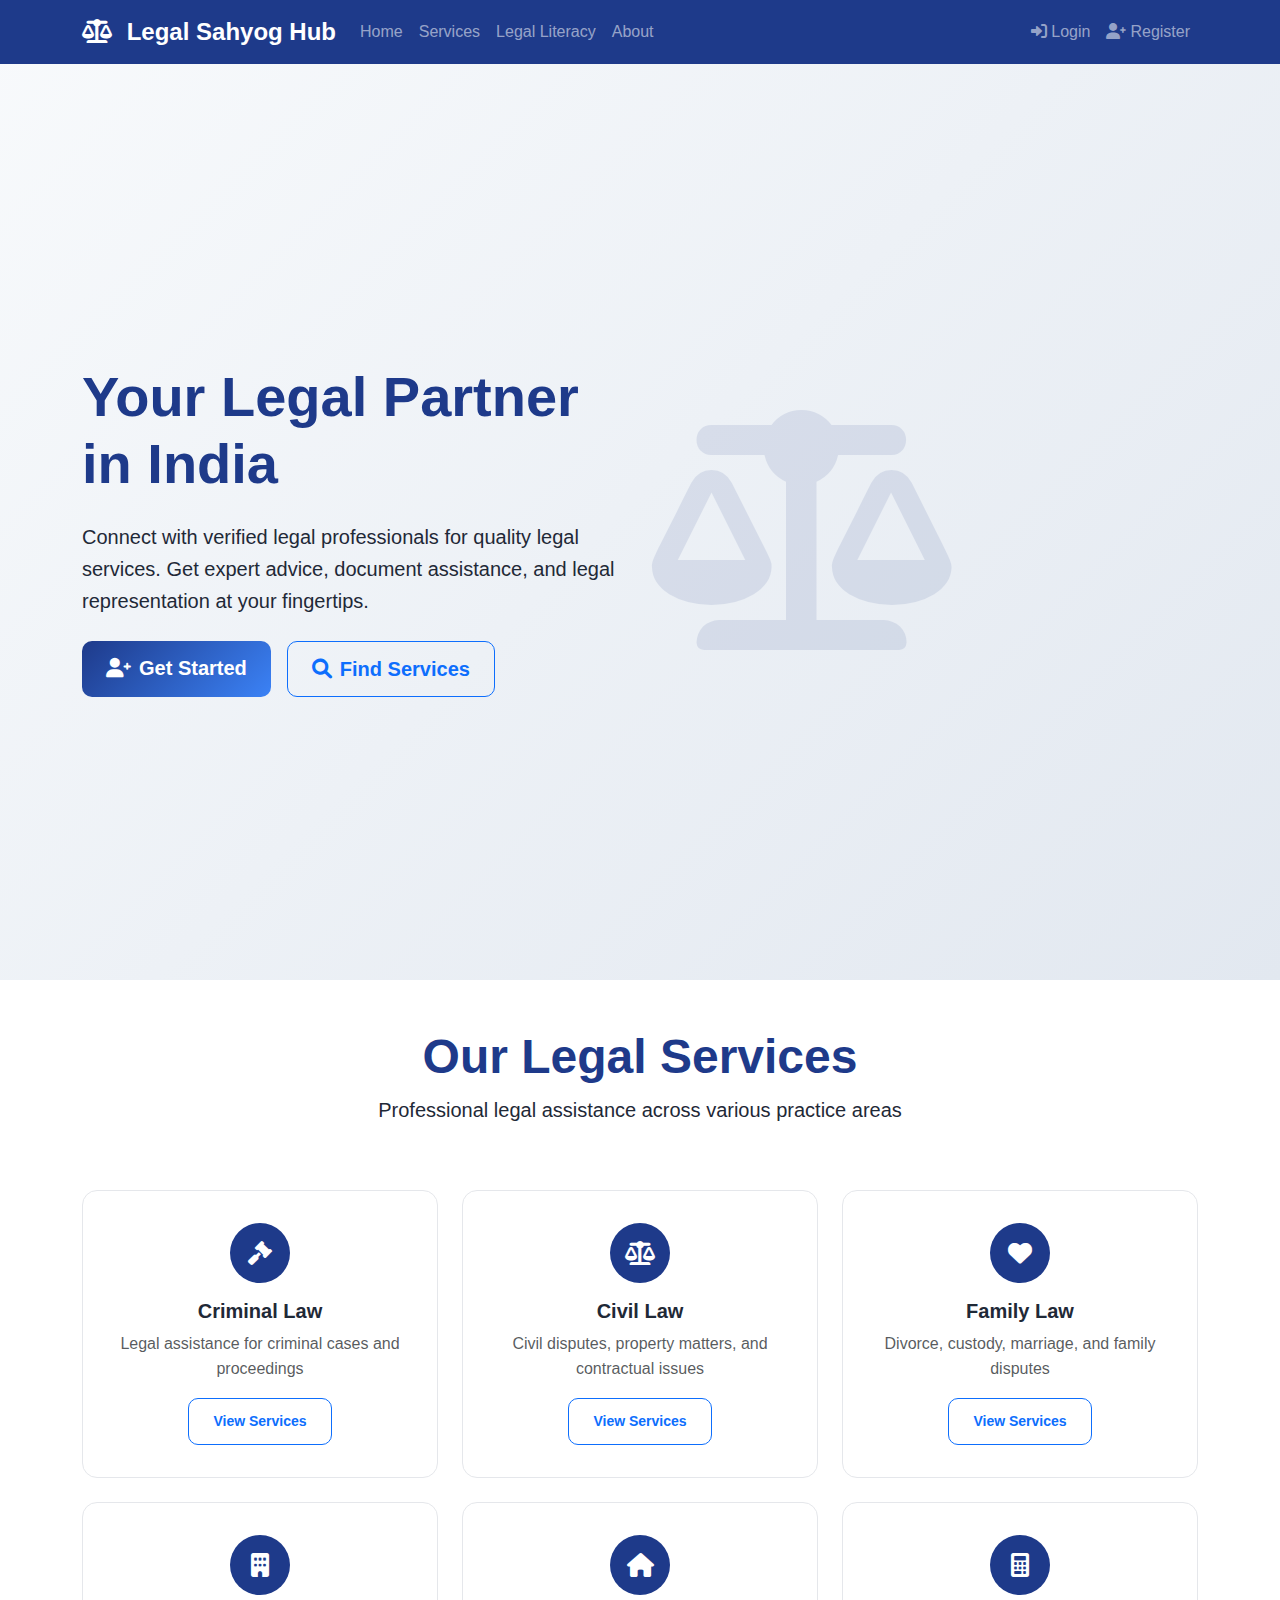
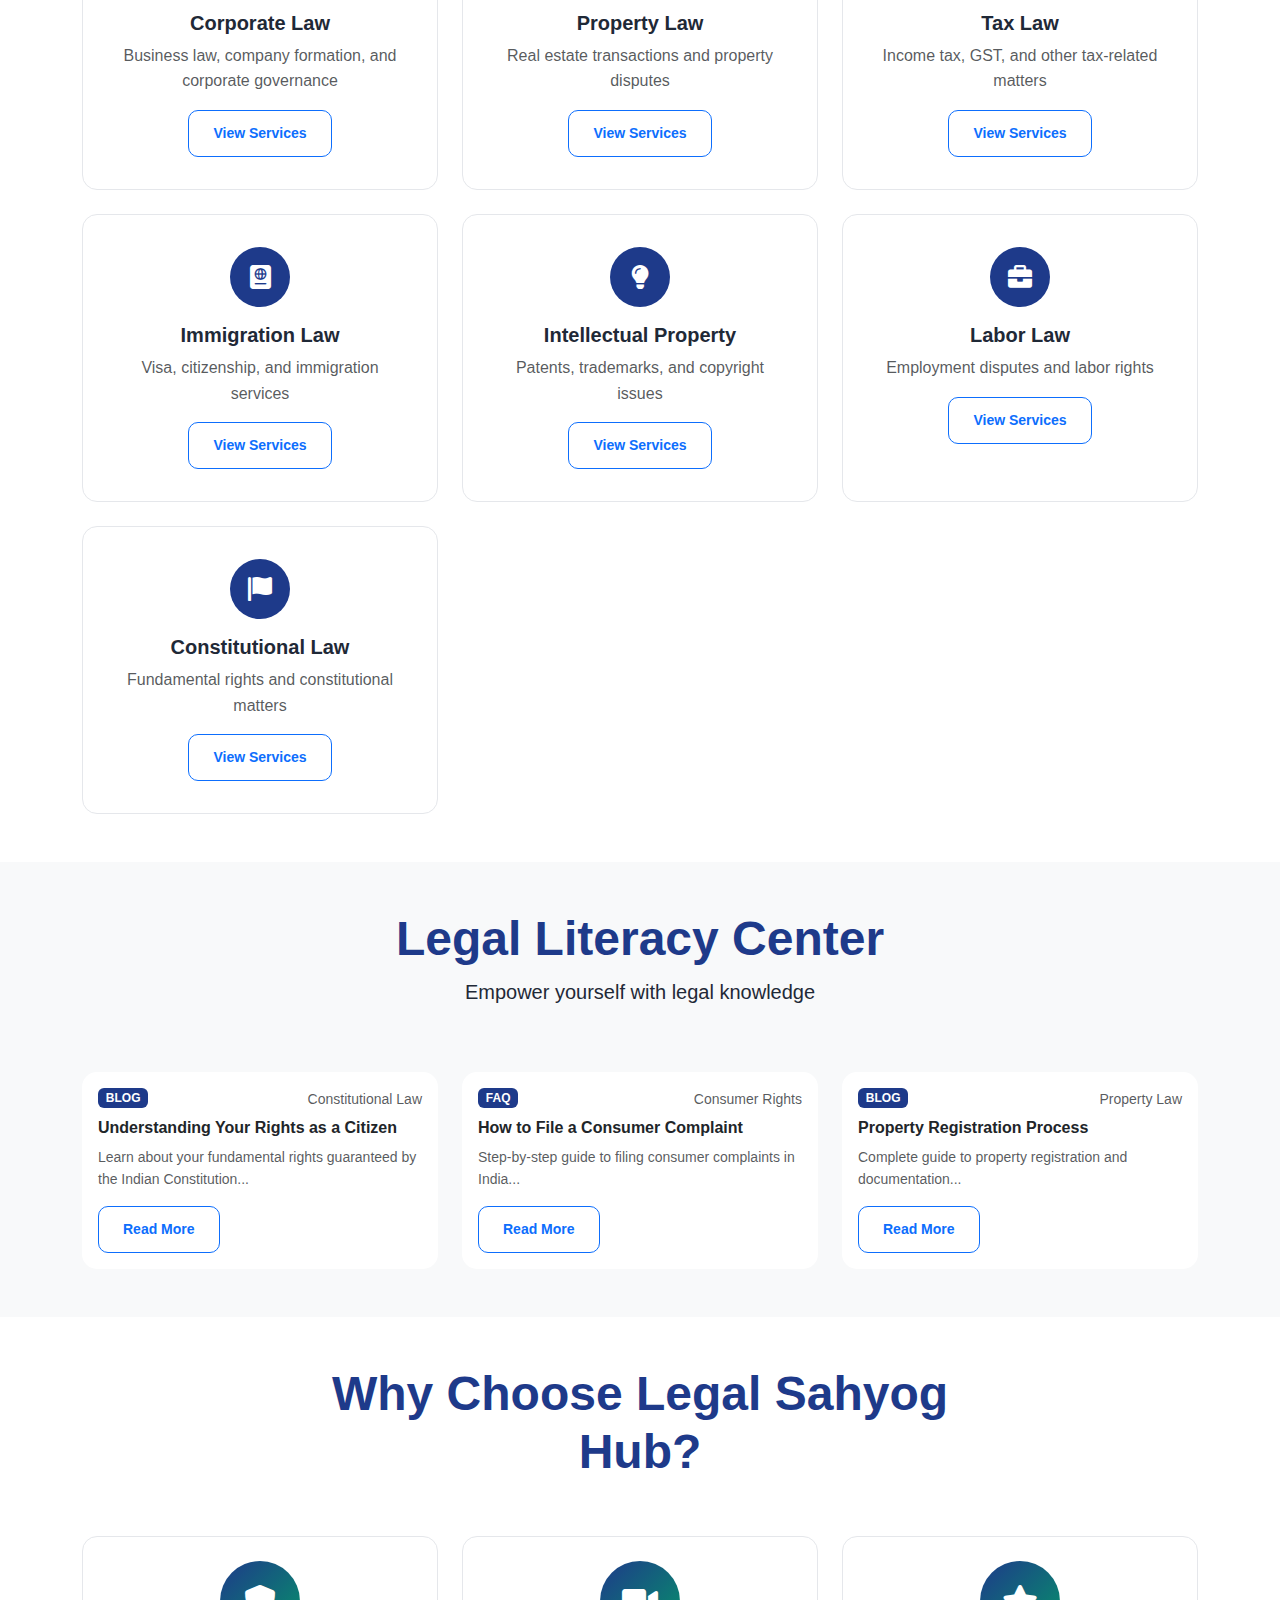
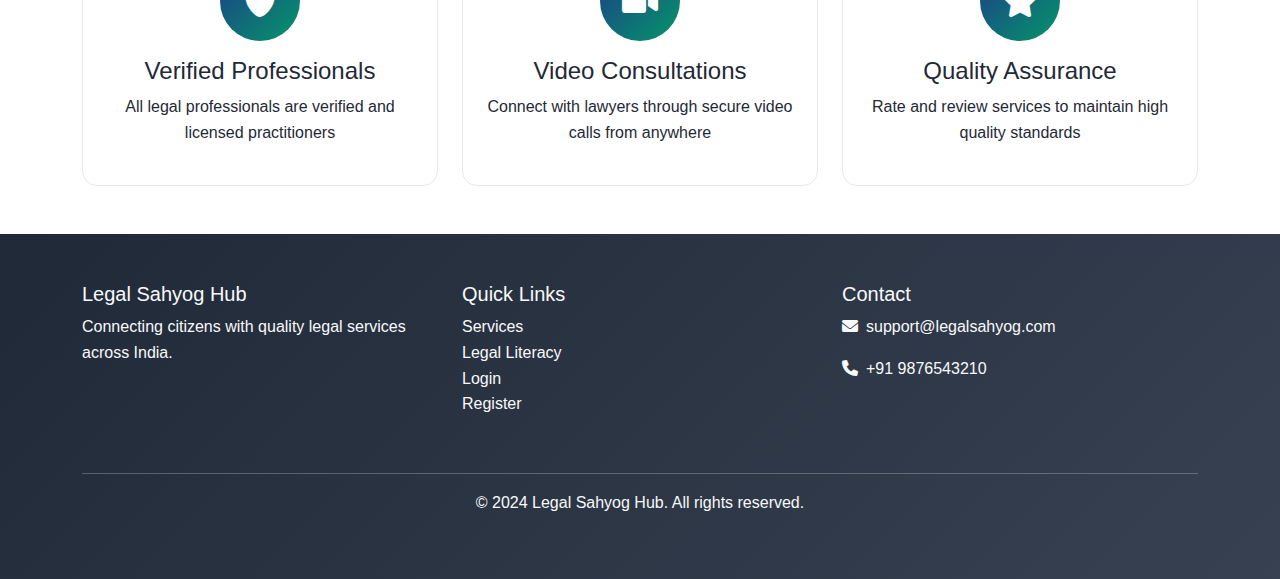
<file: src/main/resources/static/index.html>
<!DOCTYPE html>
<html lang="en">
<head>
    <meta charset="UTF-8">
    <meta name="viewport" content="width=device-width, initial-scale=1.0">
    <title>Legal Sahyog Hub - Your Legal Partner</title>
    <link href="https://cdn.jsdelivr.net/npm/bootstrap@5.3.0/dist/css/bootstrap.min.css" rel="stylesheet">
    <link href="https://cdnjs.cloudflare.com/ajax/libs/font-awesome/6.0.0/css/all.min.css" rel="stylesheet">
    <link href="css/style.css" rel="stylesheet">
</head>
<body>
    <!-- Navigation -->
    <nav class="navbar navbar-expand-lg navbar-dark bg-primary fixed-top">
        <div class="container">
            <a class="navbar-brand" href="#">
                <i class="fas fa-balance-scale me-2"></i>
                Legal Sahyog Hub
            </a>
            <button class="navbar-toggler" type="button" data-bs-toggle="collapse" data-bs-target="#navbarNav">
                <span class="navbar-toggler-icon"></span>
            </button>
            <div class="collapse navbar-collapse" id="navbarNav">
                <ul class="navbar-nav me-auto">
                    <li class="nav-item">
                        <a class="nav-link" href="#home">Home</a>
                    </li>
                    <li class="nav-item">
                        <a class="nav-link" href="#services">Services</a>
                    </li>
                    <li class="nav-item">
                        <a class="nav-link" href="#legal-literacy">Legal Literacy</a>
                    </li>
                    <li class="nav-item">
                        <a class="nav-link" href="#about">About</a>
                    </li>
                </ul>
                <ul class="navbar-nav">
                    <li class="nav-item">
                        <a class="nav-link" href="login.html">
                            <i class="fas fa-sign-in-alt me-1"></i>Login
                        </a>
                    </li>
                    <li class="nav-item">
                        <a class="nav-link" href="register.html">
                            <i class="fas fa-user-plus me-1"></i>Register
                        </a>
                    </li>
                </ul>
            </div>
        </div>
    </nav>

    <!-- Hero Section -->
    <section id="home" class="hero-section">
        <div class="container">
            <div class="row align-items-center min-vh-100">
                <div class="col-lg-6">
                    <h1 class="display-4 fw-bold text-primary mb-4">
                        Your Legal Partner in India
                    </h1>
                    <p class="lead mb-4">
                        Connect with verified legal professionals for quality legal services. 
                        Get expert advice, document assistance, and legal representation at your fingertips.
                    </p>
                    <div class="d-flex gap-3">
                        <a href="register.html" class="btn btn-primary btn-lg">
                            <i class="fas fa-user-plus me-2"></i>Get Started
                        </a>
                        <a href="#services" class="btn btn-outline-primary btn-lg">
                            <i class="fas fa-search me-2"></i>Find Services
                        </a>
                    </div>
                </div>
                <div class="col-lg-6">
                    <div class="hero-image">
                        <i class="fas fa-balance-scale hero-icon"></i>
                    </div>
                </div>
            </div>
        </div>
    </section>

    <!-- Services Section -->
    <section id="services" class="py-5">
        <div class="container">
            <div class="row">
                <div class="col-lg-8 mx-auto text-center mb-5">
                    <h2 class="display-5 fw-bold text-primary">Our Legal Services</h2>
                    <p class="lead">Professional legal assistance across various practice areas</p>
                </div>
            </div>
            <div class="row g-4" id="services-grid">
                <!-- Services will be loaded dynamically -->
            </div>
        </div>
    </section>

    <!-- Legal Literacy Section -->
    <section id="legal-literacy" class="py-5 bg-light">
        <div class="container">
            <div class="row">
                <div class="col-lg-8 mx-auto text-center mb-5">
                    <h2 class="display-5 fw-bold text-primary">Legal Literacy Center</h2>
                    <p class="lead">Empower yourself with legal knowledge</p>
                </div>
            </div>
            <div class="row g-4" id="legal-content-grid">
                <!-- Legal content will be loaded dynamically -->
            </div>
        </div>
    </section>

    <!-- Features Section -->
    <section id="features" class="py-5">
        <div class="container">
            <div class="row">
                <div class="col-lg-8 mx-auto text-center mb-5">
                    <h2 class="display-5 fw-bold text-primary">Why Choose Legal Sahyog Hub?</h2>
                </div>
            </div>
            <div class="row g-4">
                <div class="col-md-4">
                    <div class="feature-card text-center p-4">
                        <div class="feature-icon mb-3">
                            <i class="fas fa-shield-alt"></i>
                        </div>
                        <h4>Verified Professionals</h4>
                        <p>All legal professionals are verified and licensed practitioners</p>
                    </div>
                </div>
                <div class="col-md-4">
                    <div class="feature-card text-center p-4">
                        <div class="feature-icon mb-3">
                            <i class="fas fa-video"></i>
                        </div>
                        <h4>Video Consultations</h4>
                        <p>Connect with lawyers through secure video calls from anywhere</p>
                    </div>
                </div>
                <div class="col-md-4">
                    <div class="feature-card text-center p-4">
                        <div class="feature-icon mb-3">
                            <i class="fas fa-star"></i>
                        </div>
                        <h4>Quality Assurance</h4>
                        <p>Rate and review services to maintain high quality standards</p>
                    </div>
                </div>
            </div>
        </div>
    </section>

    <!-- Footer -->
    <footer class="bg-dark text-light py-5">
        <div class="container">
            <div class="row">
                <div class="col-lg-4 mb-4">
                    <h5>Legal Sahyog Hub</h5>
                    <p>Connecting citizens with quality legal services across India.</p>
                </div>
                <div class="col-lg-4 mb-4">
                    <h5>Quick Links</h5>
                    <ul class="list-unstyled">
                        <li><a href="#services" class="text-light">Services</a></li>
                        <li><a href="#legal-literacy" class="text-light">Legal Literacy</a></li>
                        <li><a href="login.html" class="text-light">Login</a></li>
                        <li><a href="register.html" class="text-light">Register</a></li>
                    </ul>
                </div>
                <div class="col-lg-4 mb-4">
                    <h5>Contact</h5>
                    <p><i class="fas fa-envelope me-2"></i>support@legalsahyog.com</p>
                    <p><i class="fas fa-phone me-2"></i>+91 9876543210</p>
                </div>
            </div>
            <hr>
            <div class="row">
                <div class="col-12 text-center">
                    <p>&copy; 2024 Legal Sahyog Hub. All rights reserved.</p>
                </div>
            </div>
        </div>
    </footer>

    <script src="https://cdn.jsdelivr.net/npm/bootstrap@5.3.0/dist/js/bootstrap.bundle.min.js"></script>
    <script src="js/app.js"></script>
</body>
</html>
</file>
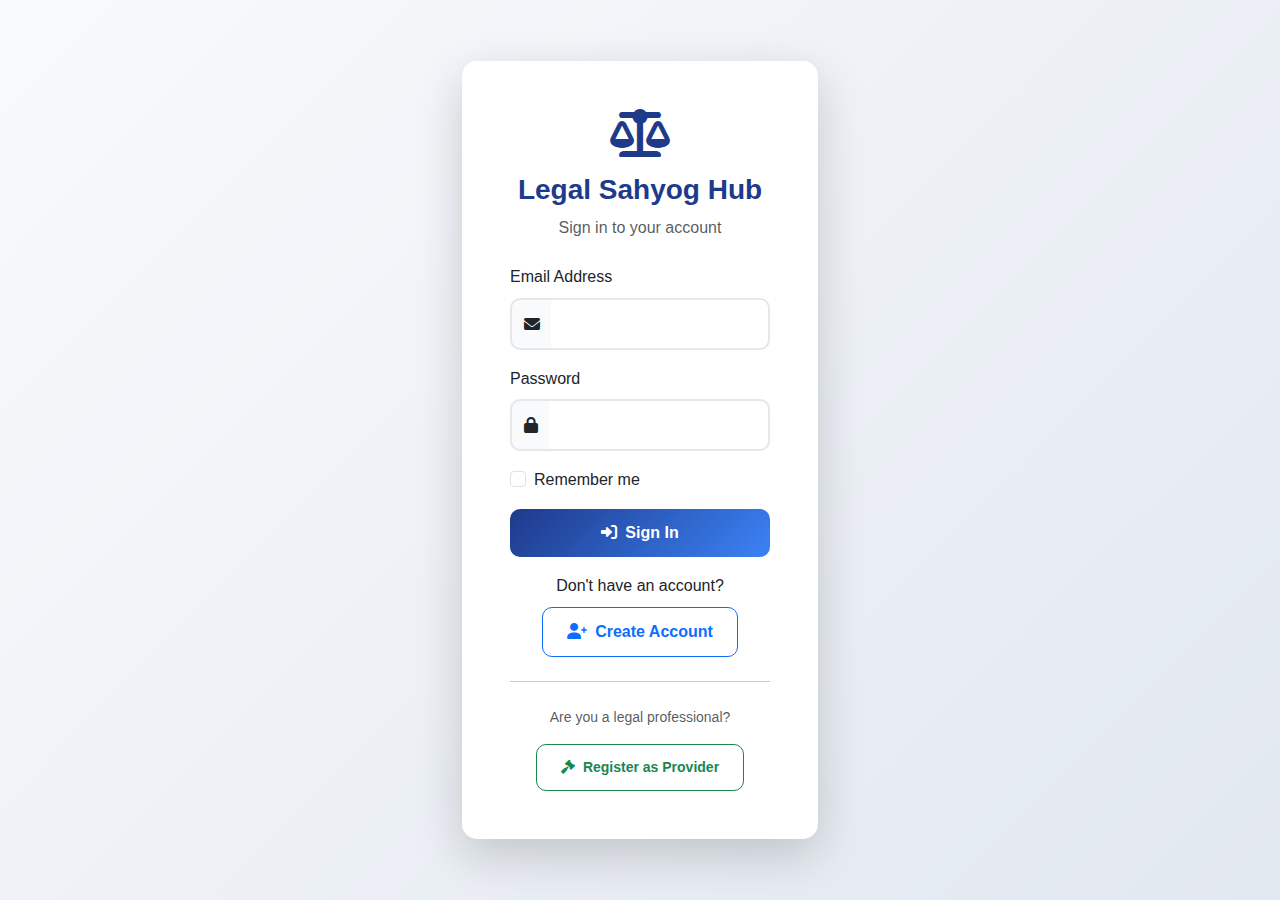
<file: src/main/resources/static/admin-dashboard.html>
<!DOCTYPE html>
<html lang="en">
<head>
    <meta charset="UTF-8">
    <meta name="viewport" content="width=device-width, initial-scale=1.0">
    <title>Admin Dashboard - Legal Sahyog Hub</title>
    <link href="https://cdn.jsdelivr.net/npm/bootstrap@5.3.0/dist/css/bootstrap.min.css" rel="stylesheet">
    <link href="https://cdnjs.cloudflare.com/ajax/libs/font-awesome/6.0.0/css/all.min.css" rel="stylesheet">
    <link href="css/style.css" rel="stylesheet">
    <style>
        .admin-sidebar {
            background: linear-gradient(135deg, #667eea 0%, #764ba2 100%);
            min-height: 100vh;
            color: white;
        }
        
        .admin-sidebar .nav-link {
            color: rgba(255, 255, 255, 0.8);
            border-radius: 10px;
            margin: 5px 0;
            transition: all 0.3s ease;
        }
        
        .admin-sidebar .nav-link:hover,
        .admin-sidebar .nav-link.active {
            color: white;
            background-color: rgba(255, 255, 255, 0.2);
        }
        
        .stats-card {
            border: none;
            border-radius: 15px;
            box-shadow: 0 5px 15px rgba(0, 0, 0, 0.1);
            transition: transform 0.3s ease;
        }
        
        .stats-card:hover {
            transform: translateY(-5px);
        }
        
        .stats-icon {
            width: 60px;
            height: 60px;
            border-radius: 50%;
            display: flex;
            align-items: center;
            justify-content: center;
            font-size: 1.5rem;
            color: white;
        }
        
        .table-responsive {
            border-radius: 15px;
            overflow: hidden;
            box-shadow: 0 5px 15px rgba(0, 0, 0, 0.1);
        }
        
        .status-badge {
            padding: 5px 12px;
            border-radius: 20px;
            font-size: 0.8rem;
            font-weight: 500;
        }
        
        .status-pending {
            background-color: #fff3cd;
            color: #856404;
        }
        
        .status-verified {
            background-color: #d4edda;
            color: #155724;
        }
        
        .status-rejected {
            background-color: #f8d7da;
            color: #721c24;
        }
        
        .status-active {
            background-color: #d1ecf1;
            color: #0c5460;
        }
        
        .status-inactive {
            background-color: #f8d7da;
            color: #721c24;
        }
    </style>
</head>
<body>
    <!-- Navigation -->
    <nav class="navbar navbar-expand-lg navbar-dark bg-primary fixed-top">
        <div class="container-fluid">
            <a class="navbar-brand" href="index.html">
                <i class="fas fa-balance-scale me-2"></i>
                Legal Sahyog Hub - Admin
            </a>
            <div class="navbar-nav ms-auto">
                <div class="nav-item dropdown">
                    <a class="nav-link dropdown-toggle" href="#" role="button" data-bs-toggle="dropdown">
                        <i class="fas fa-user-shield me-1"></i><span id="adminName">Admin</span>
                    </a>
                    <ul class="dropdown-menu">
                        <li><a class="dropdown-item" href="#" onclick="LegalSahyogHub.logout()">
                            <i class="fas fa-sign-out-alt me-2"></i>Logout
                        </a></li>
                    </ul>
                </div>
            </div>
        </div>
    </nav>

    <div class="container-fluid" style="margin-top: 80px;">
        <div class="row">
            <!-- Sidebar -->
            <nav class="col-md-3 col-lg-2 d-md-block admin-sidebar sidebar">
                <div class="position-sticky pt-3">
                    <ul class="nav flex-column">
                        <li class="nav-item">
                            <a class="nav-link active" href="#dashboard" onclick="showSection('dashboard')">
                                <i class="fas fa-tachometer-alt me-2"></i>Dashboard
                            </a>
                        </li>
                        <li class="nav-item">
                            <a class="nav-link" href="#providers" onclick="showSection('providers')">
                                <i class="fas fa-user-tie me-2"></i>Providers
                            </a>
                        </li>
                        <li class="nav-item">
                            <a class="nav-link" href="#users" onclick="showSection('users')">
                                <i class="fas fa-users me-2"></i>Users
                            </a>
                        </li>
                        <li class="nav-item">
                            <a class="nav-link" href="#bookings" onclick="showSection('bookings')">
                                <i class="fas fa-calendar-alt me-2"></i>Bookings
                            </a>
                        </li>
                        <li class="nav-item">
                            <a class="nav-link" href="#payments" onclick="showSection('payments')">
                                <i class="fas fa-credit-card me-2"></i>Payments
                            </a>
                        </li>
                        <li class="nav-item">
                            <a class="nav-link" href="#reviews" onclick="showSection('reviews')">
                                <i class="fas fa-star me-2"></i>Reviews
                            </a>
                        </li>
                        <li class="nav-item">
                            <a class="nav-link" href="#content" onclick="showSection('content')">
                                <i class="fas fa-file-alt me-2"></i>Legal Content
                            </a>
                        </li>
                        <li class="nav-item">
                            <a class="nav-link" href="#analytics" onclick="showSection('analytics')">
                                <i class="fas fa-chart-bar me-2"></i>Analytics
                            </a>
                        </li>
                    </ul>
                </div>
            </nav>

            <!-- Main Content -->
            <main class="col-md-9 ms-sm-auto col-lg-10 px-md-4">
                <!-- Dashboard Section -->
                <div id="dashboardSection" class="content-section">
                    <div class="d-flex justify-content-between flex-wrap flex-md-nowrap align-items-center pt-3 pb-2 mb-3 border-bottom">
                        <h1 class="h2">Dashboard Overview</h1>
                        <div class="btn-toolbar mb-2 mb-md-0">
                            <div class="btn-group me-2">
                                <button type="button" class="btn btn-sm btn-outline-secondary">Export</button>
                            </div>
                        </div>
                    </div>

                    <!-- Stats Cards -->
                    <div class="row mb-4">
                        <div class="col-xl-3 col-md-6 mb-4">
                            <div class="card stats-card">
                                <div class="card-body">
                                    <div class="row no-gutters align-items-center">
                                        <div class="col mr-2">
                                            <div class="text-xs font-weight-bold text-primary text-uppercase mb-1">
                                                Total Users
                                            </div>
                                            <div class="h5 mb-0 font-weight-bold text-gray-800" id="totalUsers">0</div>
                                        </div>
                                        <div class="col-auto">
                                            <div class="stats-icon bg-primary">
                                                <i class="fas fa-users"></i>
                                            </div>
                                        </div>
                                    </div>
                                </div>
                            </div>
                        </div>

                        <div class="col-xl-3 col-md-6 mb-4">
                            <div class="card stats-card">
                                <div class="card-body">
                                    <div class="row no-gutters align-items-center">
                                        <div class="col mr-2">
                                            <div class="text-xs font-weight-bold text-success text-uppercase mb-1">
                                                Active Providers
                                            </div>
                                            <div class="h5 mb-0 font-weight-bold text-gray-800" id="activeProviders">0</div>
                                        </div>
                                        <div class="col-auto">
                                            <div class="stats-icon bg-success">
                                                <i class="fas fa-user-tie"></i>
                                            </div>
                                        </div>
                                    </div>
                                </div>
                            </div>
                        </div>

                        <div class="col-xl-3 col-md-6 mb-4">
                            <div class="card stats-card">
                                <div class="card-body">
                                    <div class="row no-gutters align-items-center">
                                        <div class="col mr-2">
                                            <div class="text-xs font-weight-bold text-info text-uppercase mb-1">
                                                Total Bookings
                                            </div>
                                            <div class="h5 mb-0 font-weight-bold text-gray-800" id="totalBookings">0</div>
                                        </div>
                                        <div class="col-auto">
                                            <div class="stats-icon bg-info">
                                                <i class="fas fa-calendar-alt"></i>
                                            </div>
                                        </div>
                                    </div>
                                </div>
                            </div>
                        </div>

                        <div class="col-xl-3 col-md-6 mb-4">
                            <div class="card stats-card">
                                <div class="card-body">
                                    <div class="row no-gutters align-items-center">
                                        <div class="col mr-2">
                                            <div class="text-xs font-weight-bold text-warning text-uppercase mb-1">
                                                Platform Revenue
                                            </div>
                                            <div class="h5 mb-0 font-weight-bold text-gray-800" id="platformRevenue">₹0</div>
                                        </div>
                                        <div class="col-auto">
                                            <div class="stats-icon bg-warning">
                                                <i class="fas fa-rupee-sign"></i>
                                            </div>
                                        </div>
                                    </div>
                                </div>
                            </div>
                        </div>
                    </div>

                    <!-- Recent Activity -->
                    <div class="row">
                        <div class="col-lg-8">
                            <div class="card">
                                <div class="card-header">
                                    <h6 class="m-0 font-weight-bold text-primary">Recent Bookings</h6>
                                </div>
                                <div class="card-body">
                                    <div class="table-responsive">
                                        <table class="table table-bordered" id="recentBookingsTable">
                                            <thead>
                                                <tr>
                                                    <th>User</th>
                                                    <th>Provider</th>
                                                    <th>Service</th>
                                                    <th>Date</th>
                                                    <th>Status</th>
                                                </tr>
                                            </thead>
                                            <tbody>
                                                <tr>
                                                    <td colspan="5" class="text-center text-muted">Loading...</td>
                                                </tr>
                                            </tbody>
                                        </table>
                                    </div>
                                </div>
                            </div>
                        </div>

                        <div class="col-lg-4">
                            <div class="card">
                                <div class="card-header">
                                    <h6 class="m-0 font-weight-bold text-primary">Pending Approvals</h6>
                                </div>
                                <div class="card-body">
                                    <div id="pendingApprovals">
                                        <div class="text-center text-muted">Loading...</div>
                                    </div>
                                </div>
                            </div>
                        </div>
                    </div>
                </div>

                <!-- Providers Section -->
                <div id="providersSection" class="content-section" style="display: none;">
                    <div class="d-flex justify-content-between flex-wrap flex-md-nowrap align-items-center pt-3 pb-2 mb-3 border-bottom">
                        <h1 class="h2">Provider Management</h1>
                        <div class="btn-toolbar mb-2 mb-md-0">
                            <div class="btn-group me-2">
                                <button type="button" class="btn btn-sm btn-outline-secondary" onclick="exportProviders()">Export</button>
                            </div>
                        </div>
                    </div>

                    <div class="card">
                        <div class="card-body">
                            <div class="table-responsive">
                                <table class="table table-bordered" id="providersTable">
                                    <thead>
                                        <tr>
                                            <th>Name</th>
                                            <th>Email</th>
                                            <th>Practice Area</th>
                                            <th>Experience</th>
                                            <th>Rating</th>
                                            <th>Status</th>
                                            <th>Actions</th>
                                        </tr>
                                    </thead>
                                    <tbody>
                                        <tr>
                                            <td colspan="7" class="text-center text-muted">Loading...</td>
                                        </tr>
                                    </tbody>
                                </table>
                            </div>
                        </div>
                    </div>
                </div>

                <!-- Users Section -->
                <div id="usersSection" class="content-section" style="display: none;">
                    <div class="d-flex justify-content-between flex-wrap flex-md-nowrap align-items-center pt-3 pb-2 mb-3 border-bottom">
                        <h1 class="h2">User Management</h1>
                    </div>

                    <div class="card">
                        <div class="card-body">
                            <div class="table-responsive">
                                <table class="table table-bordered" id="usersTable">
                                    <thead>
                                        <tr>
                                            <th>Name</th>
                                            <th>Email</th>
                                            <th>Phone</th>
                                            <th>City</th>
                                            <th>Status</th>
                                            <th>Actions</th>
                                        </tr>
                                    </thead>
                                    <tbody>
                                        <tr>
                                            <td colspan="6" class="text-center text-muted">Loading...</td>
                                        </tr>
                                    </tbody>
                                </table>
                            </div>
                        </div>
                    </div>
                </div>

                <!-- Bookings Section -->
                <div id="bookingsSection" class="content-section" style="display: none;">
                    <div class="d-flex justify-content-between flex-wrap flex-md-nowrap align-items-center pt-3 pb-2 mb-3 border-bottom">
                        <h1 class="h2">Booking Management</h1>
                    </div>

                    <div class="card">
                        <div class="card-body">
                            <div class="table-responsive">
                                <table class="table table-bordered" id="bookingsTable">
                                    <thead>
                                        <tr>
                                            <th>ID</th>
                                            <th>User</th>
                                            <th>Provider</th>
                                            <th>Service</th>
                                            <th>Date & Time</th>
                                            <th>Amount</th>
                                            <th>Status</th>
                                            <th>Actions</th>
                                        </tr>
                                    </thead>
                                    <tbody>
                                        <tr>
                                            <td colspan="8" class="text-center text-muted">Loading...</td>
                                        </tr>
                                    </tbody>
                                </table>
                            </div>
                        </div>
                    </div>
                </div>

                <!-- Payments Section -->
                <div id="paymentsSection" class="content-section" style="display: none;">
                    <div class="d-flex justify-content-between flex-wrap flex-md-nowrap align-items-center pt-3 pb-2 mb-3 border-bottom">
                        <h1 class="h2">Payment Management</h1>
                    </div>

                    <div class="card">
                        <div class="card-body">
                            <div class="table-responsive">
                                <table class="table table-bordered" id="paymentsTable">
                                    <thead>
                                        <tr>
                                            <th>Transaction ID</th>
                                            <th>User</th>
                                            <th>Provider</th>
                                            <th>Amount</th>
                                            <th>Platform Fee</th>
                                            <th>Status</th>
                                            <th>Date</th>
                                        </tr>
                                    </thead>
                                    <tbody>
                                        <tr>
                                            <td colspan="7" class="text-center text-muted">Loading...</td>
                                        </tr>
                                    </tbody>
                                </table>
                            </div>
                        </div>
                    </div>
                </div>

                <!-- Reviews Section -->
                <div id="reviewsSection" class="content-section" style="display: none;">
                    <div class="d-flex justify-content-between flex-wrap flex-md-nowrap align-items-center pt-3 pb-2 mb-3 border-bottom">
                        <h1 class="h2">Review Management</h1>
                    </div>

                    <div class="card">
                        <div class="card-body">
                            <div class="table-responsive">
                                <table class="table table-bordered" id="reviewsTable">
                                    <thead>
                                        <tr>
                                            <th>User</th>
                                            <th>Provider</th>
                                            <th>Rating</th>
                                            <th>Review</th>
                                            <th>Date</th>
                                            <th>Actions</th>
                                        </tr>
                                    </thead>
                                    <tbody>
                                        <tr>
                                            <td colspan="6" class="text-center text-muted">Loading...</td>
                                        </tr>
                                    </tbody>
                                </table>
                            </div>
                        </div>
                    </div>
                </div>

                <!-- Content Section -->
                <div id="contentSection" class="content-section" style="display: none;">
                    <div class="d-flex justify-content-between flex-wrap flex-md-nowrap align-items-center pt-3 pb-2 mb-3 border-bottom">
                        <h1 class="h2">Legal Content Management</h1>
                        <button class="btn btn-primary" onclick="showAddContentModal()">
                            <i class="fas fa-plus me-2"></i>Add Content
                        </button>
                    </div>

                    <div class="card">
                        <div class="card-body">
                            <div class="table-responsive">
                                <table class="table table-bordered" id="contentTable">
                                    <thead>
                                        <tr>
                                            <th>Title</th>
                                            <th>Type</th>
                                            <th>Category</th>
                                            <th>Author</th>
                                            <th>Status</th>
                                            <th>Views</th>
                                            <th>Actions</th>
                                        </tr>
                                    </thead>
                                    <tbody>
                                        <tr>
                                            <td colspan="7" class="text-center text-muted">Loading...</td>
                                        </tr>
                                    </tbody>
                                </table>
                            </div>
                        </div>
                    </div>
                </div>

                <!-- Analytics Section -->
                <div id="analyticsSection" class="content-section" style="display: none;">
                    <div class="d-flex justify-content-between flex-wrap flex-md-nowrap align-items-center pt-3 pb-2 mb-3 border-bottom">
                        <h1 class="h2">Analytics & Reports</h1>
                    </div>

                    <div class="row">
                        <div class="col-lg-6">
                            <div class="card">
                                <div class="card-header">
                                    <h6 class="m-0 font-weight-bold text-primary">Revenue Trends</h6>
                                </div>
                                <div class="card-body">
                                    <div class="text-center text-muted">
                                        <i class="fas fa-chart-line fa-3x mb-3"></i>
                                        <p>Revenue analytics will be displayed here</p>
                                    </div>
                                </div>
                            </div>
                        </div>

                        <div class="col-lg-6">
                            <div class="card">
                                <div class="card-header">
                                    <h6 class="m-0 font-weight-bold text-primary">User Growth</h6>
                                </div>
                                <div class="card-body">
                                    <div class="text-center text-muted">
                                        <i class="fas fa-chart-bar fa-3x mb-3"></i>
                                        <p>User growth analytics will be displayed here</p>
                                    </div>
                                </div>
                            </div>
                        </div>
                    </div>
                </div>
            </main>
        </div>
    </div>

    <!-- Alert Container -->
    <div id="alertContainer" class="position-fixed top-0 end-0 p-3" style="z-index: 1050;"></div>

    <script src="https://cdn.jsdelivr.net/npm/bootstrap@5.3.0/dist/js/bootstrap.bundle.min.js"></script>
    <script src="js/app.js"></script>
    <script src="js/admin-dashboard.js"></script>
</body>
</html>
</file>
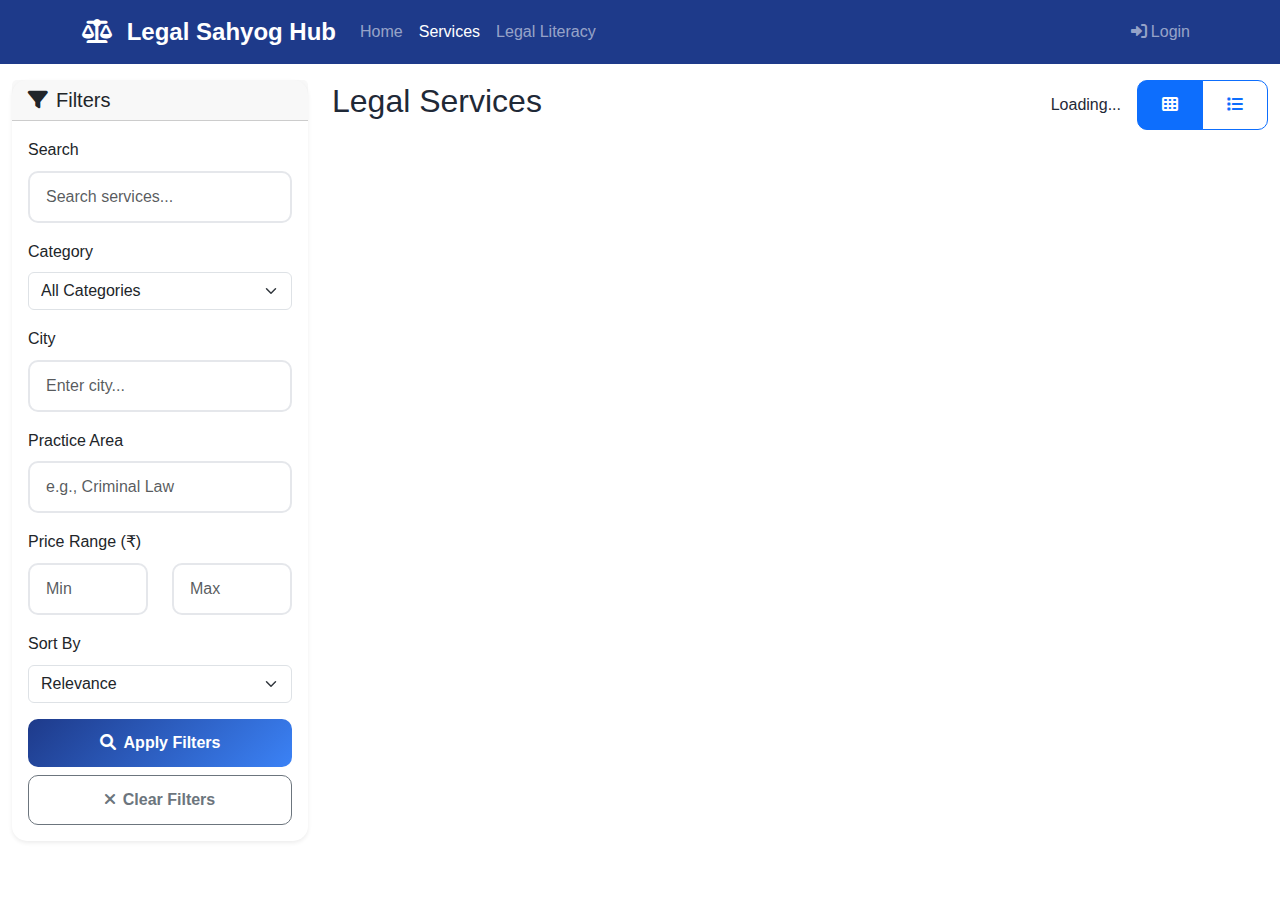
<file: src/main/resources/static/booking.html>
<!DOCTYPE html>
<html lang="en">
<head>
    <meta charset="UTF-8">
    <meta name="viewport" content="width=device-width, initial-scale=1.0">
    <title>Book Legal Service - Legal Sahyog Hub</title>
    <link href="https://cdn.jsdelivr.net/npm/bootstrap@5.3.0/dist/css/bootstrap.min.css" rel="stylesheet">
    <link href="https://cdnjs.cloudflare.com/ajax/libs/font-awesome/6.0.0/css/all.min.css" rel="stylesheet">
    <link href="css/style.css" rel="stylesheet">
</head>
<body>
    <!-- Navigation -->
    <nav class="navbar navbar-expand-lg navbar-dark bg-primary fixed-top">
        <div class="container">
            <a class="navbar-brand" href="index.html">
                <i class="fas fa-balance-scale me-2"></i>
                Legal Sahyog Hub
            </a>
            <button class="navbar-toggler" type="button" data-bs-toggle="collapse" data-bs-target="#navbarNav">
                <span class="navbar-toggler-icon"></span>
            </button>
            <div class="collapse navbar-collapse" id="navbarNav">
                <ul class="navbar-nav me-auto">
                    <li class="nav-item">
                        <a class="nav-link" href="index.html">Home</a>
                    </li>
                    <li class="nav-item">
                        <a class="nav-link" href="services.html">Services</a>
                    </li>
                </ul>
                <ul class="navbar-nav" id="authNav">
                    <li class="nav-item">
                        <a class="nav-link" href="login.html">
                            <i class="fas fa-sign-in-alt me-1"></i>Login
                        </a>
                    </li>
                </ul>
            </div>
        </div>
    </nav>

    <!-- Main Content -->
    <div class="container" style="margin-top: 100px;">
        <div class="row">
            <div class="col-lg-8">
                <!-- Service Details -->
                <div class="card mb-4" id="serviceDetailsCard" style="display: none;">
                    <div class="card-body">
                        <div class="row">
                            <div class="col-md-8">
                                <h4 id="serviceTitle">Service Title</h4>
                                <p class="text-muted" id="serviceDescription">Service description</p>
                                <div class="d-flex align-items-center mb-2">
                                    <i class="fas fa-user text-primary me-2"></i>
                                    <span id="providerName">Provider Name</span>
                                </div>
                                <div class="d-flex align-items-center mb-2">
                                    <i class="fas fa-clock text-primary me-2"></i>
                                    <span id="serviceDuration">Duration</span>
                                </div>
                                <div class="d-flex align-items-center">
                                    <i class="fas fa-map-marker-alt text-primary me-2"></i>
                                    <span id="providerLocation">Location</span>
                                </div>
                            </div>
                            <div class="col-md-4 text-end">
                                <h3 class="text-primary" id="servicePrice">₹0</h3>
                                <p class="text-muted small">per consultation</p>
                            </div>
                        </div>
                    </div>
                </div>

                <!-- Booking Form -->
                <div class="card">
                    <div class="card-header">
                        <h5 class="mb-0"><i class="fas fa-calendar-plus me-2"></i>Book Your Consultation</h5>
                    </div>
                    <div class="card-body">
                        <form id="bookingForm">
                            <input type="hidden" id="serviceId" name="serviceId">
                            <input type="hidden" id="providerId" name="providerId">
                            
                            <!-- Date Selection -->
                            <div class="mb-4">
                                <label for="bookingDate" class="form-label">Select Date</label>
                                <input type="date" class="form-control" id="bookingDate" name="bookingDate" required>
                                <div class="form-text">Select a date for your consultation</div>
                            </div>
                            
                            <!-- Time Slot Selection -->
                            <div class="mb-4">
                                <label class="form-label">Available Time Slots</label>
                                <div id="timeSlotsContainer" class="row g-2">
                                    <div class="col-12 text-center text-muted">
                                        <i class="fas fa-calendar-alt fa-2x mb-2"></i>
                                        <p>Please select a date to view available time slots</p>
                                    </div>
                                </div>
                            </div>
                            
                            <!-- Notes -->
                            <div class="mb-4">
                                <label for="notes" class="form-label">Additional Notes (Optional)</label>
                                <textarea class="form-control" id="notes" name="notes" rows="3" 
                                          placeholder="Please provide any specific details about your legal issue..."></textarea>
                            </div>
                            
                            <!-- Booking Summary -->
                            <div class="card bg-light mb-4">
                                <div class="card-body">
                                    <h6 class="card-title">Booking Summary</h6>
                                    <div class="row">
                                        <div class="col-6">
                                            <small class="text-muted">Service Fee:</small>
                                            <div id="summaryServiceFee">₹0</div>
                                        </div>
                                        <div class="col-6">
                                            <small class="text-muted">Platform Fee (15%):</small>
                                            <div id="summaryPlatformFee">₹0</div>
                                        </div>
                                    </div>
                                    <hr>
                                    <div class="row">
                                        <div class="col-6">
                                            <strong>Total Amount:</strong>
                                        </div>
                                        <div class="col-6">
                                            <strong id="summaryTotalAmount">₹0</strong>
                                        </div>
                                    </div>
                                </div>
                            </div>
                            
                            <div class="d-grid gap-2">
                                <button type="submit" class="btn btn-primary btn-lg">
                                    <i class="fas fa-credit-card me-2"></i>Proceed to Payment
                                </button>
                                <button type="button" class="btn btn-outline-secondary" onclick="window.history.back()">
                                    <i class="fas fa-arrow-left me-2"></i>Back to Services
                                </button>
                            </div>
                        </form>
                    </div>
                </div>
            </div>
            
            <div class="col-lg-4">
                <!-- Provider Info -->
                <div class="card mb-4" id="providerInfoCard" style="display: none;">
                    <div class="card-header">
                        <h6 class="mb-0"><i class="fas fa-user-tie me-2"></i>About the Provider</h6>
                    </div>
                    <div class="card-body">
                        <div class="text-center mb-3">
                            <div class="provider-avatar bg-primary text-white rounded-circle d-inline-flex align-items-center justify-content-center" 
                                 style="width: 60px; height: 60px; font-size: 1.5rem;">
                                <i class="fas fa-user"></i>
                            </div>
                            <h6 class="mt-2 mb-1" id="providerFullName">Provider Name</h6>
                            <p class="text-muted small" id="providerPracticeArea">Practice Area</p>
                        </div>
                        
                        <div class="mb-3">
                            <div class="d-flex justify-content-between">
                                <span class="text-muted">Rating:</span>
                                <div class="text-warning">
                                    <i class="fas fa-star"></i>
                                    <i class="fas fa-star"></i>
                                    <i class="fas fa-star"></i>
                                    <i class="fas fa-star"></i>
                                    <i class="fas fa-star"></i>
                                    <span class="ms-1">4.5</span>
                                </div>
                            </div>
                            <div class="d-flex justify-content-between">
                                <span class="text-muted">Experience:</span>
                                <span id="providerExperience">5+ years</span>
                            </div>
                            <div class="d-flex justify-content-between">
                                <span class="text-muted">Sessions:</span>
                                <span id="providerSessions">100+</span>
                            </div>
                        </div>
                        
                        <div class="d-grid gap-2">
                            <button class="btn btn-outline-primary btn-sm">
                                <i class="fas fa-eye me-1"></i>View Profile
                            </button>
                            <button class="btn btn-outline-success btn-sm">
                                <i class="fas fa-comments me-1"></i>Send Message
                            </button>
                        </div>
                    </div>
                </div>
                
                <!-- Booking Tips -->
                <div class="card">
                    <div class="card-header">
                        <h6 class="mb-0"><i class="fas fa-lightbulb me-2"></i>Booking Tips</h6>
                    </div>
                    <div class="card-body">
                        <ul class="list-unstyled small">
                            <li class="mb-2">
                                <i class="fas fa-check text-success me-2"></i>
                                Prepare your questions in advance
                            </li>
                            <li class="mb-2">
                                <i class="fas fa-check text-success me-2"></i>
                                Have relevant documents ready
                            </li>
                            <li class="mb-2">
                                <i class="fas fa-check text-success me-2"></i>
                                Test your internet connection
                            </li>
                            <li class="mb-2">
                                <i class="fas fa-check text-success me-2"></i>
                                Join the meeting 5 minutes early
                            </li>
                            <li>
                                <i class="fas fa-check text-success me-2"></i>
                                Keep your camera and mic ready
                            </li>
                        </ul>
                    </div>
                </div>
            </div>
        </div>
    </div>

    <!-- Alert Container -->
    <div id="alertContainer" class="position-fixed top-0 end-0 p-3" style="z-index: 1050;"></div>

    <script src="https://cdn.jsdelivr.net/npm/bootstrap@5.3.0/dist/js/bootstrap.bundle.min.js"></script>
    <script src="js/app.js"></script>
    <script src="js/booking.js"></script>
</body>
</html>
</file>
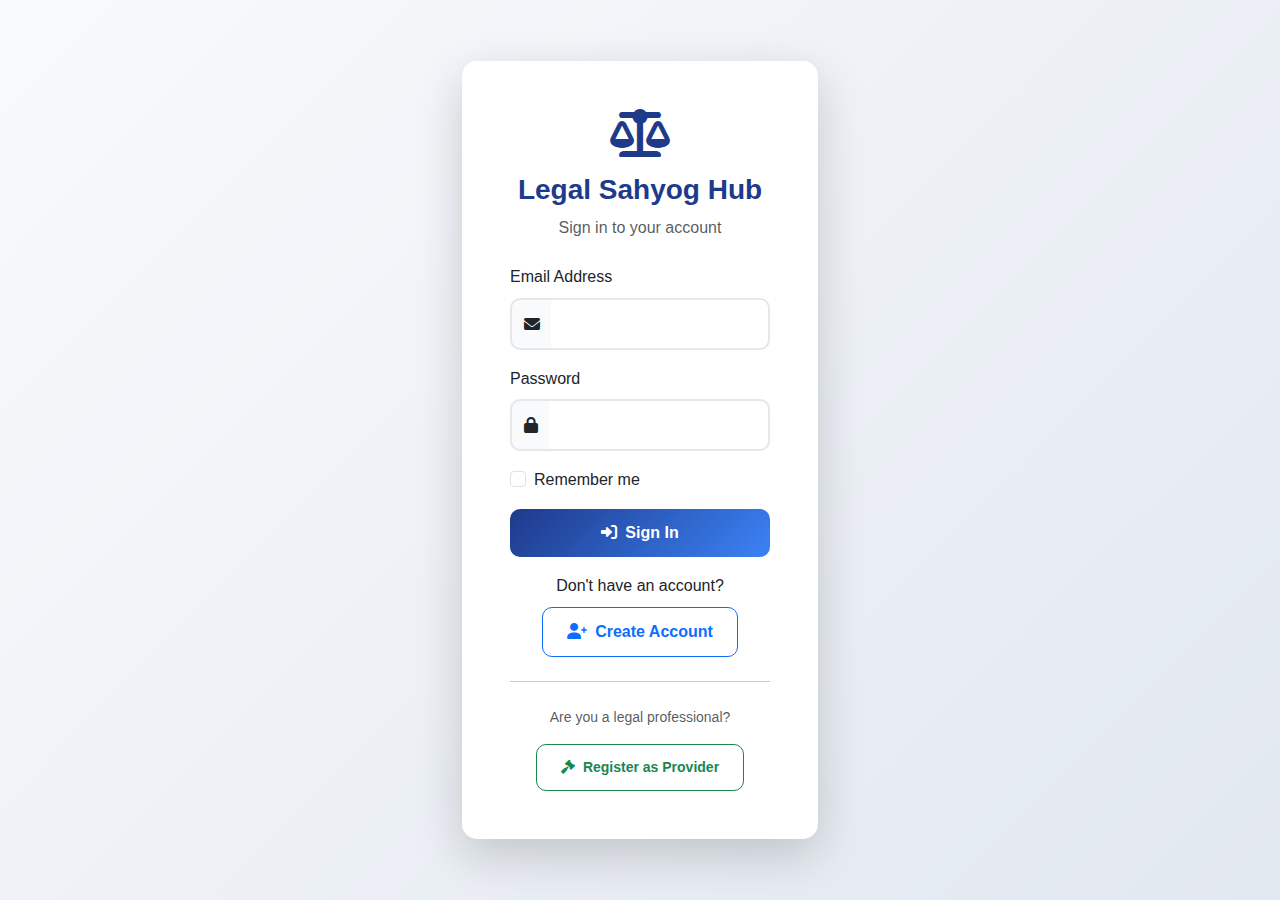
<file: src/main/resources/static/feedback.html>
<!DOCTYPE html>
<html lang="en">
<head>
    <meta charset="UTF-8">
    <meta name="viewport" content="width=device-width, initial-scale=1.0">
    <title>Feedback - Legal Sahyog Hub</title>
    <link href="https://cdn.jsdelivr.net/npm/bootstrap@5.3.0/dist/css/bootstrap.min.css" rel="stylesheet">
    <link href="https://cdnjs.cloudflare.com/ajax/libs/font-awesome/6.0.0/css/all.min.css" rel="stylesheet">
    <link href="css/style.css" rel="stylesheet">
    <style>
        .rating-stars {
            font-size: 2rem;
            color: #ddd;
            cursor: pointer;
            transition: color 0.2s ease;
        }
        
        .rating-stars:hover,
        .rating-stars.active {
            color: #ffc107;
        }
        
        .feedback-card {
            border: none;
            border-radius: 15px;
            box-shadow: 0 5px 15px rgba(0, 0, 0, 0.1);
            transition: transform 0.3s ease;
        }
        
        .feedback-card:hover {
            transform: translateY(-5px);
        }
        
        .consultation-summary {
            background: linear-gradient(135deg, #667eea 0%, #764ba2 100%);
            color: white;
            border-radius: 15px;
            padding: 30px;
        }
        
        .rating-section {
            background: white;
            border-radius: 15px;
            padding: 30px;
            box-shadow: 0 5px 15px rgba(0, 0, 0, 0.1);
        }
        
        .star-rating {
            display: flex;
            justify-content: center;
            gap: 10px;
            margin: 20px 0;
        }
        
        .rating-description {
            text-align: center;
            margin-top: 10px;
            font-weight: 500;
            color: #666;
        }
        
        .feedback-categories {
            display: grid;
            grid-template-columns: repeat(auto-fit, minmax(200px, 1fr));
            gap: 15px;
            margin: 20px 0;
        }
        
        .category-item {
            border: 2px solid #e9ecef;
            border-radius: 10px;
            padding: 15px;
            text-align: center;
            cursor: pointer;
            transition: all 0.3s ease;
        }
        
        .category-item:hover {
            border-color: #007bff;
            background-color: #f8f9fa;
        }
        
        .category-item.selected {
            border-color: #007bff;
            background-color: #e3f2fd;
        }
        
        .category-icon {
            font-size: 2rem;
            margin-bottom: 10px;
        }
        
        .thank-you-screen {
            text-align: center;
            padding: 60px 20px;
        }
        
        .thank-you-icon {
            width: 100px;
            height: 100px;
            background: #28a745;
            border-radius: 50%;
            display: flex;
            align-items: center;
            justify-content: center;
            margin: 0 auto 30px;
            color: white;
            font-size: 3rem;
        }
    </style>
</head>
<body>
    <!-- Navigation -->
    <nav class="navbar navbar-expand-lg navbar-dark bg-primary fixed-top">
        <div class="container">
            <a class="navbar-brand" href="index.html">
                <i class="fas fa-balance-scale me-2"></i>
                Legal Sahyog Hub
            </a>
            <div class="navbar-nav ms-auto">
                <div class="nav-item dropdown">
                    <a class="nav-link dropdown-toggle" href="#" role="button" data-bs-toggle="dropdown">
                        <i class="fas fa-user me-1"></i><span id="userName">User</span>
                    </a>
                    <ul class="dropdown-menu">
                        <li><a class="dropdown-item" href="#" onclick="LegalSahyogHub.logout()">
                            <i class="fas fa-sign-out-alt me-2"></i>Logout
                        </a></li>
                    </ul>
                </div>
            </div>
        </div>
    </nav>

    <!-- Main Content -->
    <div class="container" style="margin-top: 100px;">
        <!-- Thank You Screen -->
        <div id="thankYouScreen" class="thank-you-screen" style="display: none;">
            <div class="thank-you-icon">
                <i class="fas fa-heart"></i>
            </div>
            <h2 class="text-success mb-3">Thank You for Your Feedback!</h2>
            <p class="lead mb-4">Your review helps us improve our services and helps other users make informed decisions.</p>
            <div class="row justify-content-center">
                <div class="col-md-6">
                    <div class="card">
                        <div class="card-body">
                            <h6 class="card-title">What's Next?</h6>
                            <ul class="list-unstyled text-start">
                                <li class="mb-2">
                                    <i class="fas fa-check text-success me-2"></i>
                                    Your review has been submitted
                                </li>
                                <li class="mb-2">
                                    <i class="fas fa-check text-success me-2"></i>
                                    Provider will be notified
                                </li>
                                <li class="mb-2">
                                    <i class="fas fa-check text-success me-2"></i>
                                    You can view your review in your dashboard
                                </li>
                                <li>
                                    <i class="fas fa-check text-success me-2"></i>
                                    Consider booking another service
                                </li>
                            </ul>
                        </div>
                    </div>
                </div>
            </div>
            <div class="mt-4">
                <a href="user-dashboard.html" class="btn btn-primary me-3">
                    <i class="fas fa-tachometer-alt me-2"></i>Go to Dashboard
                </a>
                <a href="services.html" class="btn btn-outline-primary">
                    <i class="fas fa-search me-2"></i>Find More Services
                </a>
            </div>
        </div>

        <!-- Feedback Form -->
        <div id="feedbackForm">
            <div class="row">
                <div class="col-lg-8">
                    <!-- Consultation Summary -->
                    <div class="consultation-summary mb-4">
                        <h3 class="mb-3">
                            <i class="fas fa-video me-2"></i>Consultation Completed
                        </h3>
                        <div class="row">
                            <div class="col-md-6">
                                <div class="mb-2">
                                    <i class="fas fa-user-tie me-2"></i>
                                    <strong>Provider:</strong> <span id="consultationProvider">Loading...</span>
                                </div>
                                <div class="mb-2">
                                    <i class="fas fa-gavel me-2"></i>
                                    <strong>Service:</strong> <span id="consultationService">Loading...</span>
                                </div>
                            </div>
                            <div class="col-md-6">
                                <div class="mb-2">
                                    <i class="fas fa-calendar me-2"></i>
                                    <strong>Date:</strong> <span id="consultationDate">Loading...</span>
                                </div>
                                <div class="mb-2">
                                    <i class="fas fa-clock me-2"></i>
                                    <strong>Duration:</strong> <span id="consultationDuration">Loading...</span>
                                </div>
                            </div>
                        </div>
                    </div>

                    <!-- Rating Section -->
                    <div class="rating-section mb-4">
                        <h4 class="mb-3">
                            <i class="fas fa-star me-2"></i>How was your consultation?
                        </h4>
                        
                        <div class="star-rating">
                            <i class="fas fa-star rating-stars" data-rating="1"></i>
                            <i class="fas fa-star rating-stars" data-rating="2"></i>
                            <i class="fas fa-star rating-stars" data-rating="3"></i>
                            <i class="fas fa-star rating-stars" data-rating="4"></i>
                            <i class="fas fa-star rating-stars" data-rating="5"></i>
                        </div>
                        
                        <div class="rating-description" id="ratingDescription">
                            Click on a star to rate your experience
                        </div>
                    </div>

                    <!-- Feedback Categories -->
                    <div class="card feedback-card mb-4">
                        <div class="card-body">
                            <h5 class="card-title">
                                <i class="fas fa-tags me-2"></i>What was good about this consultation?
                            </h5>
                            <div class="feedback-categories">
                                <div class="category-item" data-category="professional">
                                    <div class="category-icon text-primary">
                                        <i class="fas fa-user-tie"></i>
                                    </div>
                                    <div>Professional</div>
                                </div>
                                <div class="category-item" data-category="knowledgeable">
                                    <div class="category-icon text-info">
                                        <i class="fas fa-brain"></i>
                                    </div>
                                    <div>Knowledgeable</div>
                                </div>
                                <div class="category-item" data-category="helpful">
                                    <div class="category-icon text-success">
                                        <i class="fas fa-hands-helping"></i>
                                    </div>
                                    <div>Helpful</div>
                                </div>
                                <div class="category-item" data-category="punctual">
                                    <div class="category-icon text-warning">
                                        <i class="fas fa-clock"></i>
                                    </div>
                                    <div>Punctual</div>
                                </div>
                                <div class="category-item" data-category="clear">
                                    <div class="category-icon text-secondary">
                                        <i class="fas fa-comments"></i>
                                    </div>
                                    <div>Clear Communication</div>
                                </div>
                                <div class="category-item" data-category="patient">
                                    <div class="category-icon text-danger">
                                        <i class="fas fa-heart"></i>
                                    </div>
                                    <div>Patient</div>
                                </div>
                            </div>
                        </div>
                    </div>

                    <!-- Written Review -->
                    <div class="card feedback-card mb-4">
                        <div class="card-body">
                            <h5 class="card-title">
                                <i class="fas fa-edit me-2"></i>Share Your Experience
                            </h5>
                            <div class="mb-3">
                                <label for="reviewText" class="form-label">Write a detailed review (optional)</label>
                                <textarea class="form-control" id="reviewText" rows="5" 
                                          placeholder="Tell others about your experience with this legal professional..."></textarea>
                            </div>
                            <div class="form-check">
                                <input class="form-check-input" type="checkbox" id="isPublic" checked>
                                <label class="form-check-label" for="isPublic">
                                    Make this review public (recommended)
                                </label>
                            </div>
                        </div>
                    </div>

                    <!-- Submit Button -->
                    <div class="d-grid">
                        <button type="button" class="btn btn-primary btn-lg" id="submitFeedbackBtn" onclick="submitFeedback()" disabled>
                            <i class="fas fa-paper-plane me-2"></i>Submit Feedback
                        </button>
                    </div>
                </div>
                
                <div class="col-lg-4">
                    <!-- Tips Card -->
                    <div class="card feedback-card mb-4">
                        <div class="card-header">
                            <h6 class="mb-0"><i class="fas fa-lightbulb me-2"></i>Review Tips</h6>
                        </div>
                        <div class="card-body">
                            <ul class="list-unstyled small">
                                <li class="mb-2">
                                    <i class="fas fa-check text-success me-2"></i>
                                    Be honest and constructive
                                </li>
                                <li class="mb-2">
                                    <i class="fas fa-check text-success me-2"></i>
                                    Focus on the service quality
                                </li>
                                <li class="mb-2">
                                    <i class="fas fa-check text-success me-2"></i>
                                    Mention specific helpful advice
                                </li>
                                <li class="mb-2">
                                    <i class="fas fa-check text-success me-2"></i>
                                    Keep it professional
                                </li>
                                <li>
                                    <i class="fas fa-check text-success me-2"></i>
                                    Your review helps other users
                                </li>
                            </ul>
                        </div>
                    </div>
                    
                    <!-- Privacy Notice -->
                    <div class="card feedback-card">
                        <div class="card-header">
                            <h6 class="mb-0"><i class="fas fa-shield-alt me-2"></i>Privacy Notice</h6>
                        </div>
                        <div class="card-body">
                            <p class="small text-muted">
                                Your feedback is important to us. Public reviews help other users make informed decisions. 
                                We may use your feedback to improve our services and provide better support to our legal professionals.
                            </p>
                        </div>
                    </div>
                </div>
            </div>
        </div>
    </div>

    <!-- Alert Container -->
    <div id="alertContainer" class="position-fixed top-0 end-0 p-3" style="z-index: 1050;"></div>

    <script src="https://cdn.jsdelivr.net/npm/bootstrap@5.3.0/dist/js/bootstrap.bundle.min.js"></script>
    <script src="js/app.js"></script>
    <script src="js/feedback.js"></script>
</body>
</html>
</file>
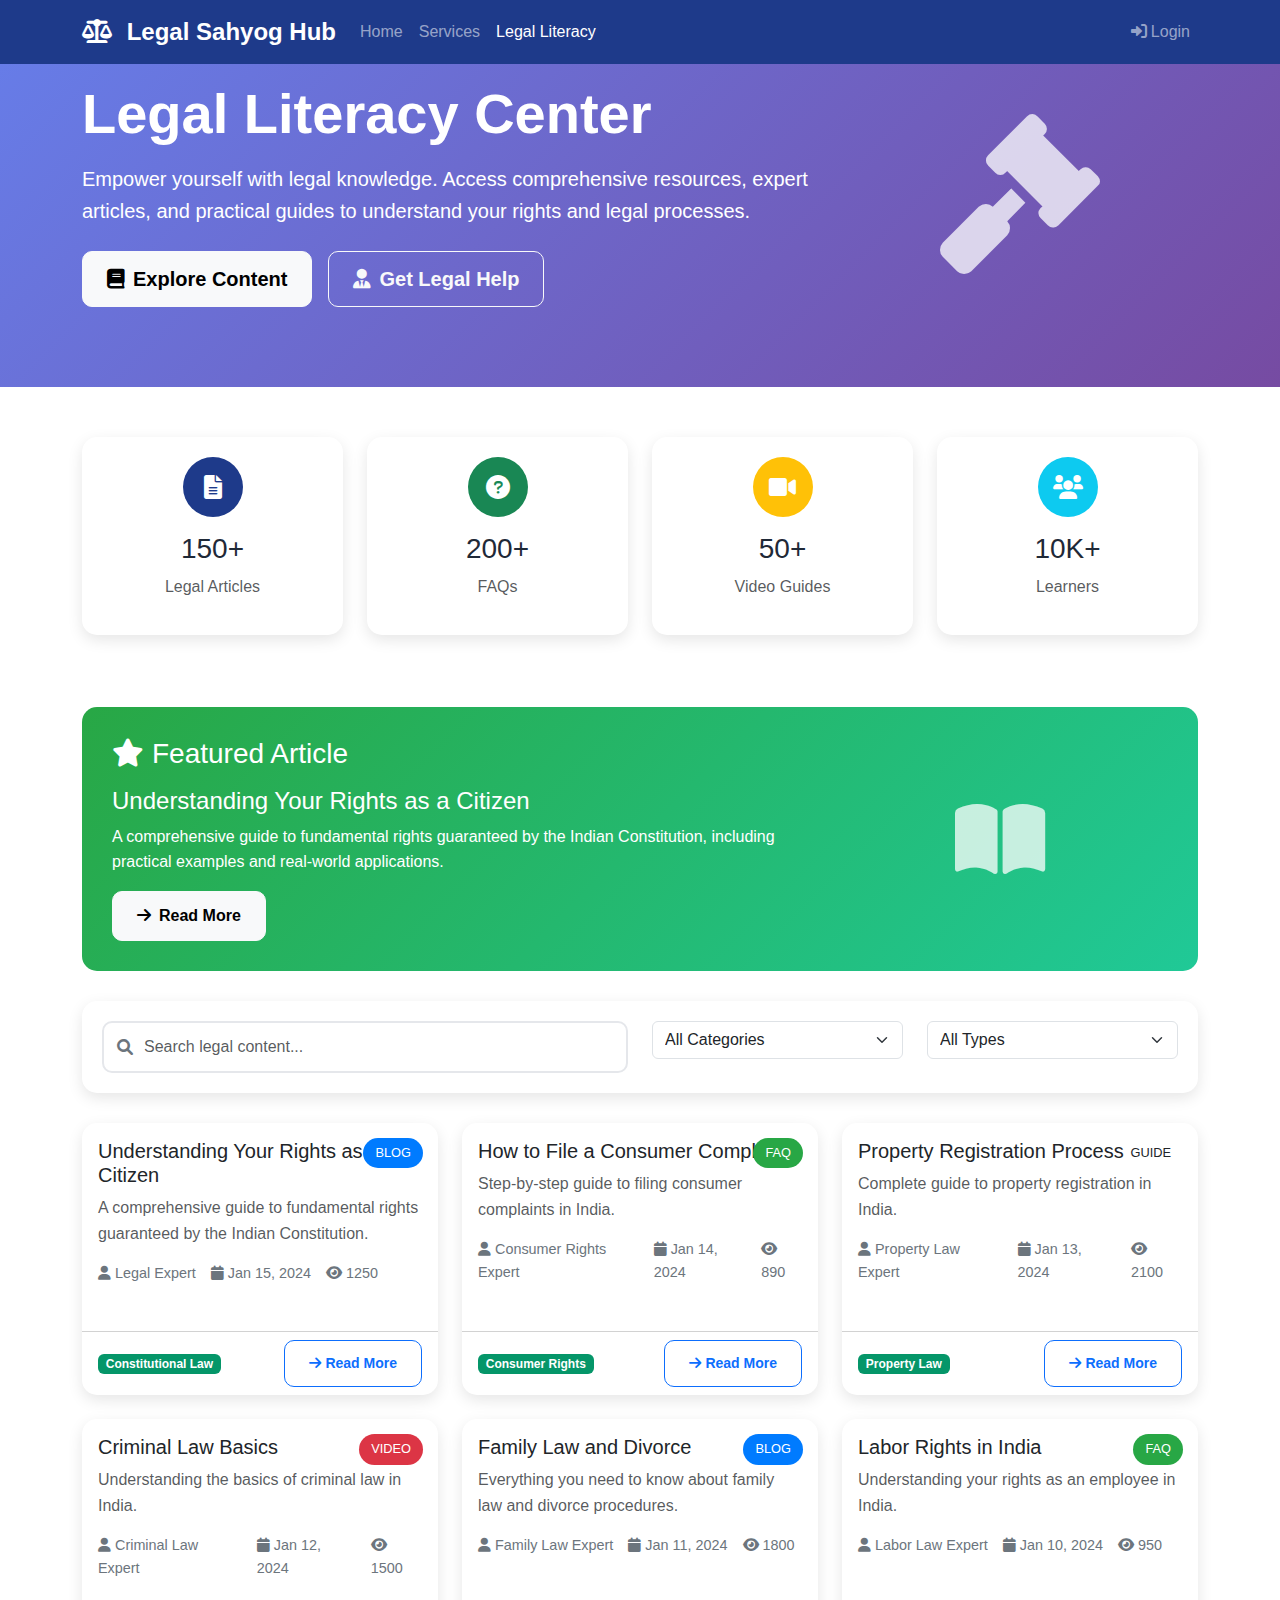
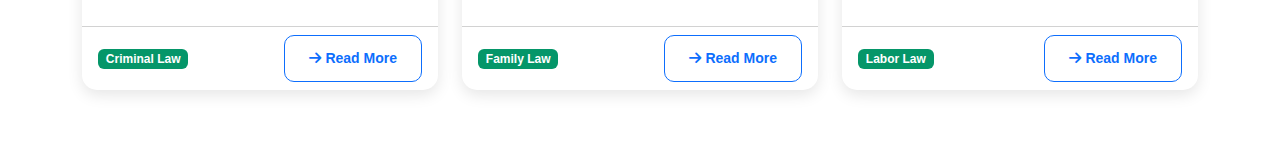
<file: src/main/resources/static/legal-literacy.html>
<!DOCTYPE html>
<html lang="en">
<head>
    <meta charset="UTF-8">
    <meta name="viewport" content="width=device-width, initial-scale=1.0">
    <title>Legal Literacy Center - Legal Sahyog Hub</title>
    <link href="https://cdn.jsdelivr.net/npm/bootstrap@5.3.0/dist/css/bootstrap.min.css" rel="stylesheet">
    <link href="https://cdnjs.cloudflare.com/ajax/libs/font-awesome/6.0.0/css/all.min.css" rel="stylesheet">
    <link href="css/style.css" rel="stylesheet">
    <style>
        .hero-section {
            background: linear-gradient(135deg, #667eea 0%, #764ba2 100%);
            color: white;
            padding: 80px 0;
        }
        
        .content-card {
            border: none;
            border-radius: 15px;
            box-shadow: 0 5px 15px rgba(0, 0, 0, 0.1);
            transition: transform 0.3s ease;
            margin-bottom: 30px;
        }
        
        .content-card:hover {
            transform: translateY(-5px);
        }
        
        .content-type-badge {
            position: absolute;
            top: 15px;
            right: 15px;
            padding: 5px 12px;
            border-radius: 20px;
            font-size: 0.8rem;
            font-weight: 500;
        }
        
        .badge-blog {
            background-color: #007bff;
            color: white;
        }
        
        .badge-faq {
            background-color: #28a745;
            color: white;
        }
        
        .badge-article {
            background-color: #ffc107;
            color: black;
        }
        
        .badge-video {
            background-color: #dc3545;
            color: white;
        }
        
        .category-filter {
            background: white;
            border-radius: 15px;
            padding: 20px;
            box-shadow: 0 5px 15px rgba(0, 0, 0, 0.1);
            margin-bottom: 30px;
        }
        
        .search-box {
            position: relative;
        }
        
        .search-box input {
            padding-left: 40px;
        }
        
        .search-box i {
            position: absolute;
            left: 15px;
            top: 50%;
            transform: translateY(-50%);
            color: #6c757d;
        }
        
        .featured-content {
            background: linear-gradient(135deg, #28a745 0%, #20c997 100%);
            color: white;
            border-radius: 15px;
            padding: 30px;
            margin-bottom: 30px;
        }
        
        .stats-card {
            background: white;
            border-radius: 15px;
            padding: 20px;
            text-align: center;
            box-shadow: 0 5px 15px rgba(0, 0, 0, 0.1);
        }
        
        .stats-icon {
            width: 60px;
            height: 60px;
            border-radius: 50%;
            display: flex;
            align-items: center;
            justify-content: center;
            font-size: 1.5rem;
            color: white;
            margin: 0 auto 15px;
        }
        
        .content-meta {
            display: flex;
            align-items: center;
            gap: 15px;
            margin-top: 15px;
            font-size: 0.9rem;
            color: #6c757d;
        }
        
        .pagination-custom {
            justify-content: center;
            margin-top: 30px;
        }
        
        .pagination-custom .page-link {
            border-radius: 10px;
            margin: 0 5px;
            border: none;
            color: #007bff;
        }
        
        .pagination-custom .page-item.active .page-link {
            background-color: #007bff;
            border-color: #007bff;
        }
    </style>
</head>
<body>
    <!-- Navigation -->
    <nav class="navbar navbar-expand-lg navbar-dark bg-primary fixed-top">
        <div class="container">
            <a class="navbar-brand" href="index.html">
                <i class="fas fa-balance-scale me-2"></i>
                Legal Sahyog Hub
            </a>
            <button class="navbar-toggler" type="button" data-bs-toggle="collapse" data-bs-target="#navbarNav">
                <span class="navbar-toggler-icon"></span>
            </button>
            <div class="collapse navbar-collapse" id="navbarNav">
                <ul class="navbar-nav me-auto">
                    <li class="nav-item">
                        <a class="nav-link" href="index.html">Home</a>
                    </li>
                    <li class="nav-item">
                        <a class="nav-link" href="services.html">Services</a>
                    </li>
                    <li class="nav-item">
                        <a class="nav-link active" href="legal-literacy.html">Legal Literacy</a>
                    </li>
                </ul>
                <ul class="navbar-nav" id="authNav">
                    <li class="nav-item">
                        <a class="nav-link" href="login.html">
                            <i class="fas fa-sign-in-alt me-1"></i>Login
                        </a>
                    </li>
                </ul>
            </div>
        </div>
    </nav>

    <!-- Hero Section -->
    <section class="hero-section">
        <div class="container">
            <div class="row align-items-center">
                <div class="col-lg-8">
                    <h1 class="display-4 fw-bold mb-3">Legal Literacy Center</h1>
                    <p class="lead mb-4">
                        Empower yourself with legal knowledge. Access comprehensive resources, 
                        expert articles, and practical guides to understand your rights and legal processes.
                    </p>
                    <div class="d-flex gap-3">
                        <a href="#content" class="btn btn-light btn-lg">
                            <i class="fas fa-book me-2"></i>Explore Content
                        </a>
                        <a href="services.html" class="btn btn-outline-light btn-lg">
                            <i class="fas fa-user-tie me-2"></i>Get Legal Help
                        </a>
                    </div>
                </div>
                <div class="col-lg-4 text-center">
                    <i class="fas fa-gavel fa-10x opacity-75"></i>
                </div>
            </div>
        </div>
    </section>

    <!-- Main Content -->
    <div class="container" style="margin-top: 50px;">
        <!-- Stats Section -->
        <div class="row mb-5">
            <div class="col-md-3 mb-4">
                <div class="stats-card">
                    <div class="stats-icon bg-primary">
                        <i class="fas fa-file-alt"></i>
                    </div>
                    <h3 id="totalArticles">150+</h3>
                    <p class="text-muted">Legal Articles</p>
                </div>
            </div>
            <div class="col-md-3 mb-4">
                <div class="stats-card">
                    <div class="stats-icon bg-success">
                        <i class="fas fa-question-circle"></i>
                    </div>
                    <h3 id="totalFAQs">200+</h3>
                    <p class="text-muted">FAQs</p>
                </div>
            </div>
            <div class="col-md-3 mb-4">
                <div class="stats-card">
                    <div class="stats-icon bg-warning">
                        <i class="fas fa-video"></i>
                    </div>
                    <h3 id="totalVideos">50+</h3>
                    <p class="text-muted">Video Guides</p>
                </div>
            </div>
            <div class="col-md-3 mb-4">
                <div class="stats-card">
                    <div class="stats-icon bg-info">
                        <i class="fas fa-users"></i>
                    </div>
                    <h3 id="totalUsers">10K+</h3>
                    <p class="text-muted">Learners</p>
                </div>
            </div>
        </div>

        <!-- Featured Content -->
        <div class="featured-content">
            <div class="row align-items-center">
                <div class="col-md-8">
                    <h3 class="mb-3">
                        <i class="fas fa-star me-2"></i>Featured Article
                    </h3>
                    <h4 id="featuredTitle">Understanding Your Rights as a Citizen</h4>
                    <p id="featuredSummary" class="mb-3">
                        A comprehensive guide to fundamental rights guaranteed by the Indian Constitution, 
                        including practical examples and real-world applications.
                    </p>
                    <a href="#" class="btn btn-light" onclick="viewFeaturedContent()">
                        <i class="fas fa-arrow-right me-2"></i>Read More
                    </a>
                </div>
                <div class="col-md-4 text-center">
                    <i class="fas fa-book-open fa-5x opacity-75"></i>
                </div>
            </div>
        </div>

        <!-- Search and Filter -->
        <div class="category-filter">
            <div class="row">
                <div class="col-md-6">
                    <div class="search-box">
                        <i class="fas fa-search"></i>
                        <input type="text" class="form-control" id="searchInput" placeholder="Search legal content...">
                    </div>
                </div>
                <div class="col-md-3">
                    <select class="form-select" id="categoryFilter">
                        <option value="">All Categories</option>
                        <option value="Constitutional Law">Constitutional Law</option>
                        <option value="Criminal Law">Criminal Law</option>
                        <option value="Family Law">Family Law</option>
                        <option value="Property Law">Property Law</option>
                        <option value="Consumer Rights">Consumer Rights</option>
                        <option value="Labor Law">Labor Law</option>
                    </select>
                </div>
                <div class="col-md-3">
                    <select class="form-select" id="typeFilter">
                        <option value="">All Types</option>
                        <option value="BLOG">Articles</option>
                        <option value="FAQ">FAQs</option>
                        <option value="VIDEO">Videos</option>
                        <option value="GUIDE">Guides</option>
                    </select>
                </div>
            </div>
        </div>

        <!-- Content Grid -->
        <div id="content" class="row">
            <!-- Content will be loaded here -->
        </div>

        <!-- Pagination -->
        <nav aria-label="Content pagination" class="pagination-custom">
            <ul class="pagination" id="pagination">
                <!-- Pagination will be generated here -->
            </ul>
        </nav>
    </div>

    <!-- Content Detail Modal -->
    <div class="modal fade" id="contentModal" tabindex="-1">
        <div class="modal-dialog modal-lg">
            <div class="modal-content">
                <div class="modal-header">
                    <h5 class="modal-title" id="contentModalTitle">Content Title</h5>
                    <button type="button" class="btn-close" data-bs-dismiss="modal"></button>
                </div>
                <div class="modal-body" id="contentModalBody">
                    <!-- Content will be loaded here -->
                </div>
                <div class="modal-footer">
                    <button type="button" class="btn btn-secondary" data-bs-dismiss="modal">Close</button>
                    <button type="button" class="btn btn-primary" onclick="shareContent()">
                        <i class="fas fa-share me-2"></i>Share
                    </button>
                </div>
            </div>
        </div>
    </div>

    <!-- Alert Container -->
    <div id="alertContainer" class="position-fixed top-0 end-0 p-3" style="z-index: 1050;"></div>

    <script src="https://cdn.jsdelivr.net/npm/bootstrap@5.3.0/dist/js/bootstrap.bundle.min.js"></script>
    <script src="js/app.js"></script>
    <script src="js/legal-literacy.js"></script>
</body>
</html>
</file>
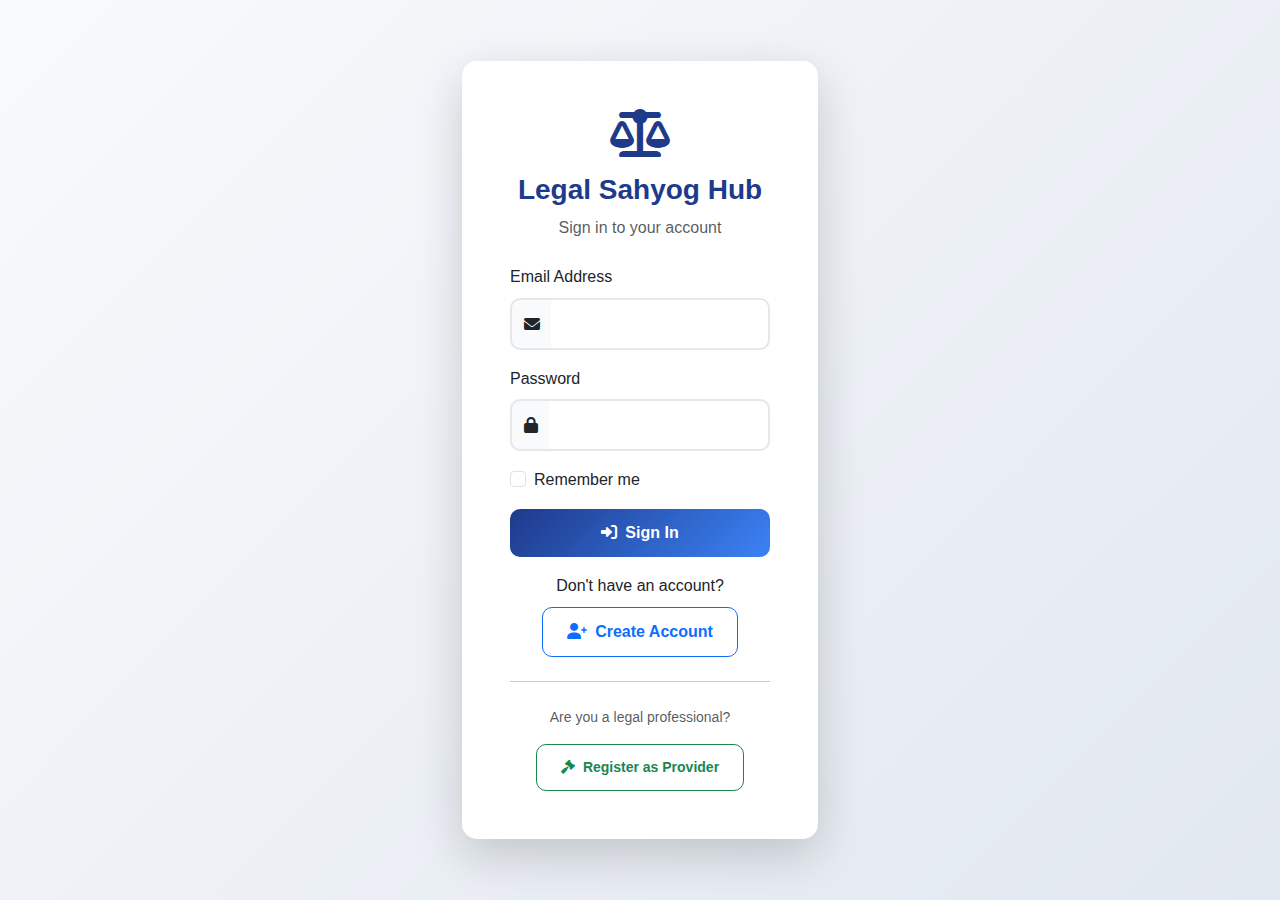
<file: src/main/resources/static/login.html>
<!DOCTYPE html>
<html lang="en">
<head>
    <meta charset="UTF-8">
    <meta name="viewport" content="width=device-width, initial-scale=1.0">
    <title>Login - Legal Sahyog Hub</title>
    <link href="https://cdn.jsdelivr.net/npm/bootstrap@5.3.0/dist/css/bootstrap.min.css" rel="stylesheet">
    <link href="https://cdnjs.cloudflare.com/ajax/libs/font-awesome/6.0.0/css/all.min.css" rel="stylesheet">
    <link href="css/style.css" rel="stylesheet">
</head>
<body class="login-page">
    <div class="container">
        <div class="row justify-content-center align-items-center min-vh-100">
            <div class="col-md-6 col-lg-4">
                <div class="card shadow-lg">
                    <div class="card-body p-5">
                        <div class="text-center mb-4">
                            <i class="fas fa-balance-scale text-primary mb-3" style="font-size: 3rem;"></i>
                            <h3 class="fw-bold text-primary">Legal Sahyog Hub</h3>
                            <p class="text-muted">Sign in to your account</p>
                        </div>
                        
                        <form id="loginForm">
                            <div class="mb-3">
                                <label for="email" class="form-label">Email Address</label>
                                <div class="input-group">
                                    <span class="input-group-text">
                                        <i class="fas fa-envelope"></i>
                                    </span>
                                    <input type="email" class="form-control" id="email" name="email" required>
                                </div>
                            </div>
                            
                            <div class="mb-3">
                                <label for="password" class="form-label">Password</label>
                                <div class="input-group">
                                    <span class="input-group-text">
                                        <i class="fas fa-lock"></i>
                                    </span>
                                    <input type="password" class="form-control" id="password" name="password" required>
                                </div>
                            </div>
                            
                            <div class="mb-3 form-check">
                                <input type="checkbox" class="form-check-input" id="rememberMe">
                                <label class="form-check-label" for="rememberMe">
                                    Remember me
                                </label>
                            </div>
                            
                            <button type="submit" class="btn btn-primary w-100 mb-3">
                                <i class="fas fa-sign-in-alt me-2"></i>Sign In
                            </button>
                        </form>
                        
                        <div class="text-center">
                            <p class="mb-2">Don't have an account?</p>
                            <a href="register.html" class="btn btn-outline-primary">
                                <i class="fas fa-user-plus me-2"></i>Create Account
                            </a>
                        </div>
                        
                        <hr class="my-4">
                        
                        <div class="text-center">
                            <p class="text-muted small">Are you a legal professional?</p>
                            <a href="provider-register.html" class="btn btn-outline-success btn-sm">
                                <i class="fas fa-gavel me-2"></i>Register as Provider
                            </a>
                        </div>
                    </div>
                </div>
            </div>
        </div>
    </div>

    <!-- Alert Container -->
    <div id="alertContainer" class="position-fixed top-0 end-0 p-3" style="z-index: 1050;"></div>

    <script src="https://cdn.jsdelivr.net/npm/bootstrap@5.3.0/dist/js/bootstrap.bundle.min.js"></script>
    <script src="js/auth.js"></script>
</body>
</html>
</file>
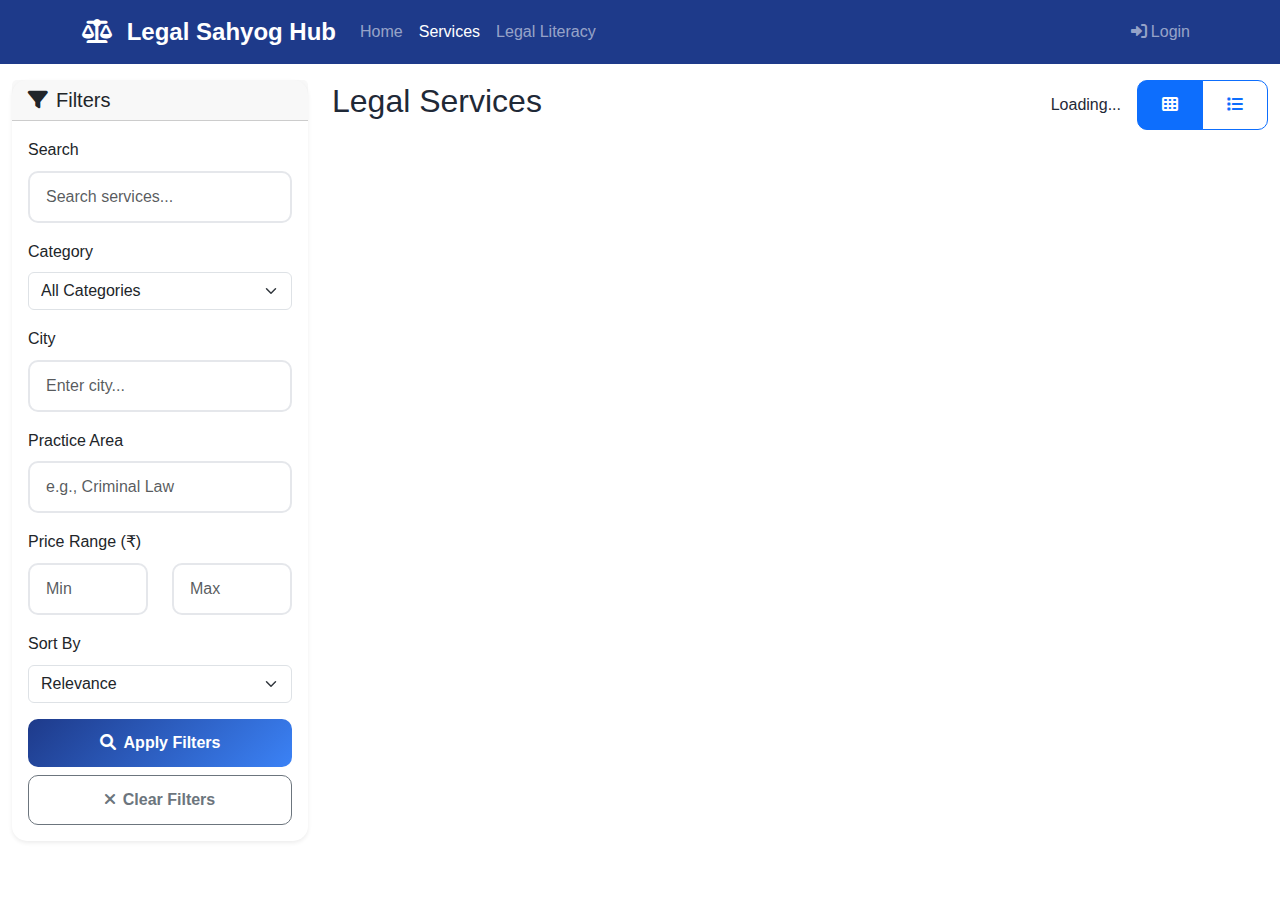
<file: src/main/resources/static/payment.html>
<!DOCTYPE html>
<html lang="en">
<head>
    <meta charset="UTF-8">
    <meta name="viewport" content="width=device-width, initial-scale=1.0">
    <title>Payment - Legal Sahyog Hub</title>
    <link href="https://cdn.jsdelivr.net/npm/bootstrap@5.3.0/dist/css/bootstrap.min.css" rel="stylesheet">
    <link href="https://cdnjs.cloudflare.com/ajax/libs/font-awesome/6.0.0/css/all.min.css" rel="stylesheet">
    <link href="css/style.css" rel="stylesheet">
    <style>
        .payment-method-card {
            border: 2px solid #e9ecef;
            border-radius: 10px;
            padding: 20px;
            margin-bottom: 15px;
            cursor: pointer;
            transition: all 0.3s ease;
        }
        
        .payment-method-card:hover {
            border-color: #007bff;
            background-color: #f8f9fa;
        }
        
        .payment-method-card.selected {
            border-color: #007bff;
            background-color: #e3f2fd;
        }
        
        .payment-summary {
            background: linear-gradient(135deg, #667eea 0%, #764ba2 100%);
            color: white;
            border-radius: 15px;
            padding: 30px;
        }
        
        .security-badges {
            display: flex;
            justify-content: center;
            gap: 20px;
            margin-top: 20px;
        }
        
        .security-badge {
            display: flex;
            align-items: center;
            gap: 5px;
            font-size: 12px;
            opacity: 0.8;
        }
        
        .payment-form {
            background: white;
            border-radius: 15px;
            padding: 30px;
            box-shadow: 0 10px 30px rgba(0, 0, 0, 0.1);
        }
        
        .form-floating {
            margin-bottom: 20px;
        }
        
        .payment-success {
            text-align: center;
            padding: 60px 20px;
        }
        
        .success-icon {
            width: 80px;
            height: 80px;
            background: #28a745;
            border-radius: 50%;
            display: flex;
            align-items: center;
            justify-content: center;
            margin: 0 auto 20px;
            color: white;
            font-size: 2rem;
        }
    </style>
</head>
<body>
    <!-- Navigation -->
    <nav class="navbar navbar-expand-lg navbar-dark bg-primary fixed-top">
        <div class="container">
            <a class="navbar-brand" href="index.html">
                <i class="fas fa-balance-scale me-2"></i>
                Legal Sahyog Hub
            </a>
            <div class="navbar-nav ms-auto">
                <div class="nav-item dropdown">
                    <a class="nav-link dropdown-toggle" href="#" role="button" data-bs-toggle="dropdown">
                        <i class="fas fa-user me-1"></i><span id="userName">User</span>
                    </a>
                    <ul class="dropdown-menu">
                        <li><a class="dropdown-item" href="#" onclick="LegalSahyogHub.logout()">
                            <i class="fas fa-sign-out-alt me-2"></i>Logout
                        </a></li>
                    </ul>
                </div>
            </div>
        </div>
    </nav>

    <!-- Main Content -->
    <div class="container" style="margin-top: 100px;">
        <!-- Payment Success Screen -->
        <div id="paymentSuccess" class="payment-success" style="display: none;">
            <div class="success-icon">
                <i class="fas fa-check"></i>
            </div>
            <h2 class="text-success mb-3">Payment Successful!</h2>
            <p class="lead mb-4">Your consultation has been booked successfully.</p>
            <div class="row justify-content-center">
                <div class="col-md-6">
                    <div class="card">
                        <div class="card-body">
                            <h6 class="card-title">Booking Details</h6>
                            <div class="row">
                                <div class="col-6">
                                    <small class="text-muted">Transaction ID:</small>
                                    <div id="successTransactionId">-</div>
                                </div>
                                <div class="col-6">
                                    <small class="text-muted">Amount Paid:</small>
                                    <div id="successAmount">-</div>
                                </div>
                            </div>
                        </div>
                    </div>
                </div>
            </div>
            <div class="mt-4">
                <a href="user-dashboard.html" class="btn btn-primary me-3">
                    <i class="fas fa-tachometer-alt me-2"></i>Go to Dashboard
                </a>
                <a href="services.html" class="btn btn-outline-primary">
                    <i class="fas fa-search me-2"></i>Book Another Service
                </a>
            </div>
        </div>

        <!-- Payment Form -->
        <div id="paymentForm" class="row">
            <div class="col-lg-8">
                <div class="payment-form">
                    <h3 class="mb-4">
                        <i class="fas fa-credit-card me-2"></i>Payment Details
                    </h3>
                    
                    <!-- Booking Summary -->
                    <div class="card mb-4">
                        <div class="card-body">
                            <h6 class="card-title">Booking Summary</h6>
                            <div class="row">
                                <div class="col-md-6">
                                    <small class="text-muted">Service:</small>
                                    <div id="bookingService">Loading...</div>
                                </div>
                                <div class="col-md-6">
                                    <small class="text-muted">Provider:</small>
                                    <div id="bookingProvider">Loading...</div>
                                </div>
                            </div>
                            <div class="row mt-2">
                                <div class="col-md-6">
                                    <small class="text-muted">Date & Time:</small>
                                    <div id="bookingDateTime">Loading...</div>
                                </div>
                                <div class="col-md-6">
                                    <small class="text-muted">Duration:</small>
                                    <div id="bookingDuration">Loading...</div>
                                </div>
                            </div>
                        </div>
                    </div>
                    
                    <!-- Payment Methods -->
                    <div class="mb-4">
                        <h6 class="mb-3">Select Payment Method</h6>
                        
                        <div class="payment-method-card" data-method="UPI" onclick="selectPaymentMethod('UPI')">
                            <div class="d-flex align-items-center">
                                <div class="me-3">
                                    <i class="fas fa-mobile-alt fa-2x text-primary"></i>
                                </div>
                                <div class="flex-grow-1">
                                    <h6 class="mb-1">UPI Payment</h6>
                                    <p class="text-muted mb-0">Pay using UPI apps like PhonePe, Google Pay, Paytm</p>
                                </div>
                                <div class="form-check">
                                    <input class="form-check-input" type="radio" name="paymentMethod" value="UPI">
                                </div>
                            </div>
                        </div>
                        
                        <div class="payment-method-card" data-method="CREDIT_CARD" onclick="selectPaymentMethod('CREDIT_CARD')">
                            <div class="d-flex align-items-center">
                                <div class="me-3">
                                    <i class="fas fa-credit-card fa-2x text-primary"></i>
                                </div>
                                <div class="flex-grow-1">
                                    <h6 class="mb-1">Credit Card</h6>
                                    <p class="text-muted mb-0">Visa, Mastercard, American Express</p>
                                </div>
                                <div class="form-check">
                                    <input class="form-check-input" type="radio" name="paymentMethod" value="CREDIT_CARD">
                                </div>
                            </div>
                        </div>
                        
                        <div class="payment-method-card" data-method="DEBIT_CARD" onclick="selectPaymentMethod('DEBIT_CARD')">
                            <div class="d-flex align-items-center">
                                <div class="me-3">
                                    <i class="fas fa-credit-card fa-2x text-primary"></i>
                                </div>
                                <div class="flex-grow-1">
                                    <h6 class="mb-1">Debit Card</h6>
                                    <p class="text-muted mb-0">Pay directly from your bank account</p>
                                </div>
                                <div class="form-check">
                                    <input class="form-check-input" type="radio" name="paymentMethod" value="DEBIT_CARD">
                                </div>
                            </div>
                        </div>
                        
                        <div class="payment-method-card" data-method="NET_BANKING" onclick="selectPaymentMethod('NET_BANKING')">
                            <div class="d-flex align-items-center">
                                <div class="me-3">
                                    <i class="fas fa-university fa-2x text-primary"></i>
                                </div>
                                <div class="flex-grow-1">
                                    <h6 class="mb-1">Net Banking</h6>
                                    <p class="text-muted mb-0">Pay using your online banking</p>
                                </div>
                                <div class="form-check">
                                    <input class="form-check-input" type="radio" name="paymentMethod" value="NET_BANKING">
                                </div>
                            </div>
                        </div>
                    </div>
                    
                    <!-- Payment Details Form -->
                    <div id="paymentDetailsForm" style="display: none;">
                        <h6 class="mb-3">Payment Information</h6>
                        
                        <!-- UPI Form -->
                        <div id="upiForm" class="payment-details" style="display: none;">
                            <div class="mb-3">
                                <label for="upiId" class="form-label">UPI ID</label>
                                <input type="text" class="form-control" id="upiId" placeholder="yourname@paytm">
                            </div>
                        </div>
                        
                        <!-- Card Form -->
                        <div id="cardForm" class="payment-details" style="display: none;">
                            <div class="row">
                                <div class="col-md-8 mb-3">
                                    <label for="cardNumber" class="form-label">Card Number</label>
                                    <input type="text" class="form-control" id="cardNumber" placeholder="1234 5678 9012 3456">
                                </div>
                                <div class="col-md-4 mb-3">
                                    <label for="cardType" class="form-label">Card Type</label>
                                    <select class="form-select" id="cardType">
                                        <option value="">Select Card</option>
                                        <option value="visa">Visa</option>
                                        <option value="mastercard">Mastercard</option>
                                        <option value="amex">American Express</option>
                                    </select>
                                </div>
                            </div>
                            <div class="row">
                                <div class="col-md-6 mb-3">
                                    <label for="expiryDate" class="form-label">Expiry Date</label>
                                    <input type="text" class="form-control" id="expiryDate" placeholder="MM/YY">
                                </div>
                                <div class="col-md-6 mb-3">
                                    <label for="cvv" class="form-label">CVV</label>
                                    <input type="text" class="form-control" id="cvv" placeholder="123">
                                </div>
                            </div>
                            <div class="mb-3">
                                <label for="cardName" class="form-label">Cardholder Name</label>
                                <input type="text" class="form-control" id="cardName" placeholder="John Doe">
                            </div>
                        </div>
                        
                        <!-- Net Banking Form -->
                        <div id="netBankingForm" class="payment-details" style="display: none;">
                            <div class="mb-3">
                                <label for="bankName" class="form-label">Select Bank</label>
                                <select class="form-select" id="bankName">
                                    <option value="">Choose your bank</option>
                                    <option value="sbi">State Bank of India</option>
                                    <option value="hdfc">HDFC Bank</option>
                                    <option value="icici">ICICI Bank</option>
                                    <option value="axis">Axis Bank</option>
                                    <option value="kotak">Kotak Mahindra Bank</option>
                                </select>
                            </div>
                        </div>
                    </div>
                    
                    <!-- Terms and Conditions -->
                    <div class="form-check mb-4">
                        <input class="form-check-input" type="checkbox" id="agreeTerms" required>
                        <label class="form-check-label" for="agreeTerms">
                            I agree to the <a href="#" class="text-primary">Terms and Conditions</a> and <a href="#" class="text-primary">Privacy Policy</a>
                        </label>
                    </div>
                    
                    <!-- Payment Button -->
                    <div class="d-grid">
                        <button type="button" class="btn btn-primary btn-lg" id="payNowBtn" onclick="processPayment()" disabled>
                            <i class="fas fa-lock me-2"></i>Pay Securely
                        </button>
                    </div>
                </div>
            </div>
            
            <div class="col-lg-4">
                <!-- Payment Summary -->
                <div class="payment-summary">
                    <h4 class="mb-4">
                        <i class="fas fa-receipt me-2"></i>Payment Summary
                    </h4>
                    
                    <div class="d-flex justify-content-between mb-2">
                        <span>Service Fee:</span>
                        <span id="summaryServiceFee">₹0</span>
                    </div>
                    <div class="d-flex justify-content-between mb-2">
                        <span>Platform Fee (15%):</span>
                        <span id="summaryPlatformFee">₹0</span>
                    </div>
                    <hr>
                    <div class="d-flex justify-content-between mb-3">
                        <strong>Total Amount:</strong>
                        <strong id="summaryTotalAmount">₹0</strong>
                    </div>
                    
                    <div class="security-badges">
                        <div class="security-badge">
                            <i class="fas fa-shield-alt"></i>
                            <span>SSL Secured</span>
                        </div>
                        <div class="security-badge">
                            <i class="fas fa-lock"></i>
                            <span>256-bit Encryption</span>
                        </div>
                    </div>
                </div>
                
                <!-- Payment Tips -->
                <div class="card mt-4">
                    <div class="card-header">
                        <h6 class="mb-0"><i class="fas fa-lightbulb me-2"></i>Payment Tips</h6>
                    </div>
                    <div class="card-body">
                        <ul class="list-unstyled small">
                            <li class="mb-2">
                                <i class="fas fa-check text-success me-2"></i>
                                Keep your payment details secure
                            </li>
                            <li class="mb-2">
                                <i class="fas fa-check text-success me-2"></i>
                                Don't share OTP with anyone
                            </li>
                            <li class="mb-2">
                                <i class="fas fa-check text-success me-2"></i>
                                Complete payment in one session
                            </li>
                            <li>
                                <i class="fas fa-check text-success me-2"></i>
                                Save payment receipt for records
                            </li>
                        </ul>
                    </div>
                </div>
            </div>
        </div>
    </div>

    <!-- Alert Container -->
    <div id="alertContainer" class="position-fixed top-0 end-0 p-3" style="z-index: 1050;"></div>

    <script src="https://cdn.jsdelivr.net/npm/bootstrap@5.3.0/dist/js/bootstrap.bundle.min.js"></script>
    <script src="js/app.js"></script>
    <script src="js/payment.js"></script>
</body>
</html>
</file>
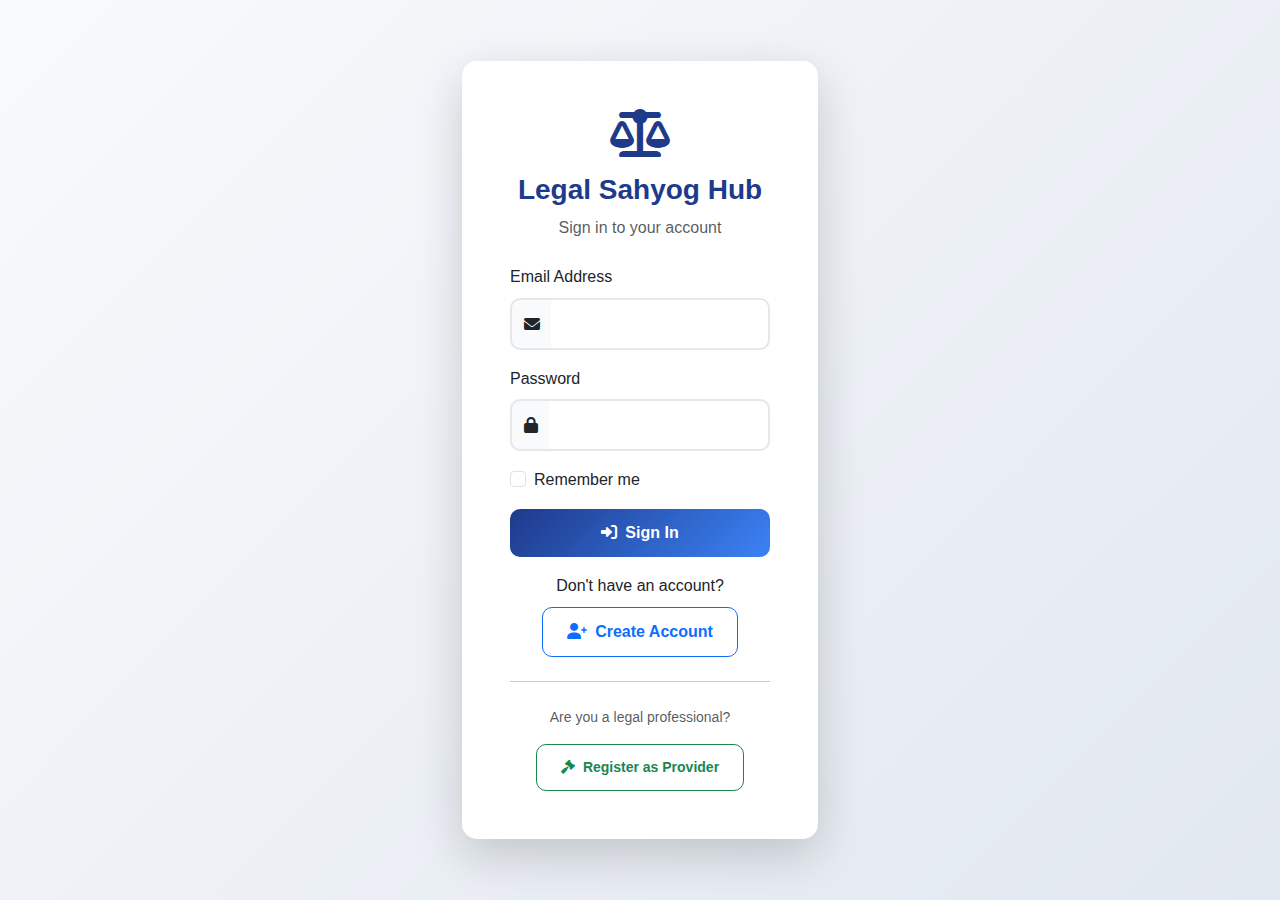
<file: src/main/resources/static/provider-dashboard.html>
<!DOCTYPE html>
<html lang="en">
<head>
    <meta charset="UTF-8">
    <meta name="viewport" content="width=device-width, initial-scale=1.0">
    <title>Provider Dashboard - Legal Sahyog Hub</title>
    <link href="https://cdn.jsdelivr.net/npm/bootstrap@5.3.0/dist/css/bootstrap.min.css" rel="stylesheet">
    <link href="https://cdnjs.cloudflare.com/ajax/libs/font-awesome/6.0.0/css/all.min.css" rel="stylesheet">
    <link href="css/style.css" rel="stylesheet">
    <style>
        .provider-sidebar {
            background: linear-gradient(135deg, #28a745 0%, #20c997 100%);
            min-height: 100vh;
            color: white;
        }
        
        .provider-sidebar .nav-link {
            color: rgba(255, 255, 255, 0.8);
            border-radius: 10px;
            margin: 5px 0;
            transition: all 0.3s ease;
        }
        
        .provider-sidebar .nav-link:hover,
        .provider-sidebar .nav-link.active {
            color: white;
            background-color: rgba(255, 255, 255, 0.2);
        }
        
        .stats-card {
            border: none;
            border-radius: 15px;
            box-shadow: 0 5px 15px rgba(0, 0, 0, 0.1);
            transition: transform 0.3s ease;
        }
        
        .stats-card:hover {
            transform: translateY(-5px);
        }
        
        .stats-icon {
            width: 60px;
            height: 60px;
            border-radius: 50%;
            display: flex;
            align-items: center;
            justify-content: center;
            font-size: 1.5rem;
            color: white;
        }
        
        .earnings-card {
            background: linear-gradient(135deg, #28a745 0%, #20c997 100%);
            color: white;
            border-radius: 15px;
            padding: 30px;
        }
        
        .booking-card {
            border: none;
            border-radius: 15px;
            box-shadow: 0 5px 15px rgba(0, 0, 0, 0.1);
            margin-bottom: 20px;
        }
        
        .status-badge {
            padding: 5px 12px;
            border-radius: 20px;
            font-size: 0.8rem;
            font-weight: 500;
        }
        
        .status-pending {
            background-color: #fff3cd;
            color: #856404;
        }
        
        .status-confirmed {
            background-color: #d1ecf1;
            color: #0c5460;
        }
        
        .status-completed {
            background-color: #d4edda;
            color: #155724;
        }
        
        .status-cancelled {
            background-color: #f8d7da;
            color: #721c24;
        }
        
        .availability-slot {
            border: 2px solid #e9ecef;
            border-radius: 10px;
            padding: 10px;
            margin: 5px;
            cursor: pointer;
            transition: all 0.3s ease;
        }
        
        .availability-slot:hover {
            border-color: #28a745;
            background-color: #f8f9fa;
        }
        
        .availability-slot.available {
            border-color: #28a745;
            background-color: #d4edda;
        }
        
        .availability-slot.unavailable {
            border-color: #dc3545;
            background-color: #f8d7da;
            opacity: 0.6;
        }
    </style>
</head>
<body>
    <!-- Navigation -->
    <nav class="navbar navbar-expand-lg navbar-dark bg-success fixed-top">
        <div class="container-fluid">
            <a class="navbar-brand" href="index.html">
                <i class="fas fa-balance-scale me-2"></i>
                Legal Sahyog Hub - Provider
            </a>
            <div class="navbar-nav ms-auto">
                <div class="nav-item dropdown">
                    <a class="nav-link dropdown-toggle" href="#" role="button" data-bs-toggle="dropdown">
                        <i class="fas fa-user-tie me-1"></i><span id="providerName">Provider</span>
                    </a>
                    <ul class="dropdown-menu">
                        <li><a class="dropdown-item" href="#" onclick="LegalSahyogHub.logout()">
                            <i class="fas fa-sign-out-alt me-2"></i>Logout
                        </a></li>
                    </ul>
                </div>
            </div>
        </div>
    </nav>

    <div class="container-fluid" style="margin-top: 80px;">
        <div class="row">
            <!-- Sidebar -->
            <nav class="col-md-3 col-lg-2 d-md-block provider-sidebar sidebar">
                <div class="position-sticky pt-3">
                    <ul class="nav flex-column">
                        <li class="nav-item">
                            <a class="nav-link active" href="#dashboard" onclick="showSection('dashboard')">
                                <i class="fas fa-tachometer-alt me-2"></i>Dashboard
                            </a>
                        </li>
                        <li class="nav-item">
                            <a class="nav-link" href="#bookings" onclick="showSection('bookings')">
                                <i class="fas fa-calendar-alt me-2"></i>Bookings
                            </a>
                        </li>
                        <li class="nav-item">
                            <a class="nav-link" href="#services" onclick="showSection('services')">
                                <i class="fas fa-gavel me-2"></i>My Services
                            </a>
                        </li>
                        <li class="nav-item">
                            <a class="nav-link" href="#availability" onclick="showSection('availability')">
                                <i class="fas fa-clock me-2"></i>Availability
                            </a>
                        </li>
                        <li class="nav-item">
                            <a class="nav-link" href="#earnings" onclick="showSection('earnings')">
                                <i class="fas fa-rupee-sign me-2"></i>Earnings
                            </a>
                        </li>
                        <li class="nav-item">
                            <a class="nav-link" href="#reviews" onclick="showSection('reviews')">
                                <i class="fas fa-star me-2"></i>Reviews
                            </a>
                        </li>
                        <li class="nav-item">
                            <a class="nav-link" href="#profile" onclick="showSection('profile')">
                                <i class="fas fa-user me-2"></i>Profile
                            </a>
                        </li>
                    </ul>
                </div>
            </nav>

            <!-- Main Content -->
            <main class="col-md-9 ms-sm-auto col-lg-10 px-md-4">
                <!-- Dashboard Section -->
                <div id="dashboardSection" class="content-section">
                    <div class="d-flex justify-content-between flex-wrap flex-md-nowrap align-items-center pt-3 pb-2 mb-3 border-bottom">
                        <h1 class="h2">Dashboard Overview</h1>
                        <div class="btn-toolbar mb-2 mb-md-0">
                            <div class="btn-group me-2">
                                <button type="button" class="btn btn-sm btn-outline-secondary">Export Report</button>
                            </div>
                        </div>
                    </div>

                    <!-- Stats Cards -->
                    <div class="row mb-4">
                        <div class="col-xl-3 col-md-6 mb-4">
                            <div class="card stats-card">
                                <div class="card-body">
                                    <div class="row no-gutters align-items-center">
                                        <div class="col mr-2">
                                            <div class="text-xs font-weight-bold text-primary text-uppercase mb-1">
                                                Total Bookings
                                            </div>
                                            <div class="h5 mb-0 font-weight-bold text-gray-800" id="totalBookings">0</div>
                                        </div>
                                        <div class="col-auto">
                                            <div class="stats-icon bg-primary">
                                                <i class="fas fa-calendar-alt"></i>
                                            </div>
                                        </div>
                                    </div>
                                </div>
                            </div>
                        </div>

                        <div class="col-xl-3 col-md-6 mb-4">
                            <div class="card stats-card">
                                <div class="card-body">
                                    <div class="row no-gutters align-items-center">
                                        <div class="col mr-2">
                                            <div class="text-xs font-weight-bold text-success text-uppercase mb-1">
                                                Completed Sessions
                                            </div>
                                            <div class="h5 mb-0 font-weight-bold text-gray-800" id="completedSessions">0</div>
                                        </div>
                                        <div class="col-auto">
                                            <div class="stats-icon bg-success">
                                                <i class="fas fa-check-circle"></i>
                                            </div>
                                        </div>
                                    </div>
                                </div>
                            </div>
                        </div>

                        <div class="col-xl-3 col-md-6 mb-4">
                            <div class="card stats-card">
                                <div class="card-body">
                                    <div class="row no-gutters align-items-center">
                                        <div class="col mr-2">
                                            <div class="text-xs font-weight-bold text-info text-uppercase mb-1">
                                                Average Rating
                                            </div>
                                            <div class="h5 mb-0 font-weight-bold text-gray-800" id="averageRating">0.0</div>
                                        </div>
                                        <div class="col-auto">
                                            <div class="stats-icon bg-info">
                                                <i class="fas fa-star"></i>
                                            </div>
                                        </div>
                                    </div>
                                </div>
                            </div>
                        </div>

                        <div class="col-xl-3 col-md-6 mb-4">
                            <div class="card stats-card">
                                <div class="card-body">
                                    <div class="row no-gutters align-items-center">
                                        <div class="col mr-2">
                                            <div class="text-xs font-weight-bold text-warning text-uppercase mb-1">
                                                Total Earnings
                                            </div>
                                            <div class="h5 mb-0 font-weight-bold text-gray-800" id="totalEarnings">₹0</div>
                                        </div>
                                        <div class="col-auto">
                                            <div class="stats-icon bg-warning">
                                                <i class="fas fa-rupee-sign"></i>
                                            </div>
                                        </div>
                                    </div>
                                </div>
                            </div>
                        </div>
                    </div>

                    <!-- Earnings Card -->
                    <div class="earnings-card mb-4">
                        <div class="row align-items-center">
                            <div class="col-md-8">
                                <h4 class="mb-2">This Month's Earnings</h4>
                                <h2 class="mb-2" id="monthlyEarnings">₹0</h2>
                                <p class="mb-0">Keep up the great work! Your clients appreciate your expertise.</p>
                            </div>
                            <div class="col-md-4 text-end">
                                <i class="fas fa-chart-line fa-4x opacity-75"></i>
                            </div>
                        </div>
                    </div>

                    <!-- Recent Bookings -->
                    <div class="row">
                        <div class="col-lg-8">
                            <div class="card">
                                <div class="card-header">
                                    <h6 class="m-0 font-weight-bold text-primary">Recent Bookings</h6>
                                </div>
                                <div class="card-body">
                                    <div id="recentBookings">
                                        <div class="text-center text-muted">Loading...</div>
                                    </div>
                                </div>
                            </div>
                        </div>

                        <div class="col-lg-4">
                            <div class="card">
                                <div class="card-header">
                                    <h6 class="m-0 font-weight-bold text-primary">Quick Actions</h6>
                                </div>
                                <div class="card-body">
                                    <div class="d-grid gap-2">
                                        <button class="btn btn-primary" onclick="showSection('services')">
                                            <i class="fas fa-plus me-2"></i>Add New Service
                                        </button>
                                        <button class="btn btn-outline-primary" onclick="showSection('availability')">
                                            <i class="fas fa-clock me-2"></i>Update Availability
                                        </button>
                                        <button class="btn btn-outline-success" onclick="showSection('profile')">
                                            <i class="fas fa-edit me-2"></i>Edit Profile
                                        </button>
                                    </div>
                                </div>
                            </div>
                        </div>
                    </div>
                </div>

                <!-- Bookings Section -->
                <div id="bookingsSection" class="content-section" style="display: none;">
                    <div class="d-flex justify-content-between flex-wrap flex-md-nowrap align-items-center pt-3 pb-2 mb-3 border-bottom">
                        <h1 class="h2">Booking Management</h1>
                        <div class="btn-toolbar mb-2 mb-md-0">
                            <div class="btn-group me-2">
                                <button type="button" class="btn btn-sm btn-outline-secondary">Filter</button>
                            </div>
                        </div>
                    </div>

                    <div id="bookingsList">
                        <!-- Bookings will be loaded here -->
                    </div>
                </div>

                <!-- Services Section -->
                <div id="servicesSection" class="content-section" style="display: none;">
                    <div class="d-flex justify-content-between flex-wrap flex-md-nowrap align-items-center pt-3 pb-2 mb-3 border-bottom">
                        <h1 class="h2">My Services</h1>
                        <button class="btn btn-primary" onclick="showAddServiceModal()">
                            <i class="fas fa-plus me-2"></i>Add Service
                        </button>
                    </div>

                    <div id="servicesList">
                        <!-- Services will be loaded here -->
                    </div>
                </div>

                <!-- Availability Section -->
                <div id="availabilitySection" class="content-section" style="display: none;">
                    <div class="d-flex justify-content-between flex-wrap flex-md-nowrap align-items-center pt-3 pb-2 mb-3 border-bottom">
                        <h1 class="h2">Availability Management</h1>
                        <button class="btn btn-primary" onclick="showAddAvailabilityModal()">
                            <i class="fas fa-plus me-2"></i>Add Time Slot
                        </button>
                    </div>

                    <div class="card">
                        <div class="card-body">
                            <h5 class="card-title">Weekly Schedule</h5>
                            <div id="weeklySchedule">
                                <!-- Weekly schedule will be loaded here -->
                            </div>
                        </div>
                    </div>
                </div>

                <!-- Earnings Section -->
                <div id="earningsSection" class="content-section" style="display: none;">
                    <div class="d-flex justify-content-between flex-wrap flex-md-nowrap align-items-center pt-3 pb-2 mb-3 border-bottom">
                        <h1 class="h2">Earnings & Payments</h1>
                        <div class="btn-toolbar mb-2 mb-md-0">
                            <div class="btn-group me-2">
                                <button type="button" class="btn btn-sm btn-outline-secondary">Export</button>
                            </div>
                        </div>
                    </div>

                    <div class="row mb-4">
                        <div class="col-md-4">
                            <div class="card stats-card">
                                <div class="card-body text-center">
                                    <h3 class="text-success" id="totalEarningsAmount">₹0</h3>
                                    <p class="text-muted">Total Earnings</p>
                                </div>
                            </div>
                        </div>
                        <div class="col-md-4">
                            <div class="card stats-card">
                                <div class="card-body text-center">
                                    <h3 class="text-primary" id="pendingEarnings">₹0</h3>
                                    <p class="text-muted">Pending Payments</p>
                                </div>
                            </div>
                        </div>
                        <div class="col-md-4">
                            <div class="card stats-card">
                                <div class="card-body text-center">
                                    <h3 class="text-warning" id="rewardsEarned">₹0</h3>
                                    <p class="text-muted">Rewards Earned</p>
                                </div>
                            </div>
                        </div>
                    </div>

                    <div class="card">
                        <div class="card-header">
                            <h6 class="m-0 font-weight-bold text-primary">Payment History</h6>
                        </div>
                        <div class="card-body">
                            <div class="table-responsive">
                                <table class="table table-bordered" id="paymentsTable">
                                    <thead>
                                        <tr>
                                            <th>Date</th>
                                            <th>Service</th>
                                            <th>Client</th>
                                            <th>Amount</th>
                                            <th>Status</th>
                                        </tr>
                                    </thead>
                                    <tbody>
                                        <tr>
                                            <td colspan="5" class="text-center text-muted">Loading...</td>
                                        </tr>
                                    </tbody>
                                </table>
                            </div>
                        </div>
                    </div>
                </div>

                <!-- Reviews Section -->
                <div id="reviewsSection" class="content-section" style="display: none;">
                    <div class="d-flex justify-content-between flex-wrap flex-md-nowrap align-items-center pt-3 pb-2 mb-3 border-bottom">
                        <h1 class="h2">Client Reviews</h1>
                    </div>

                    <div class="row mb-4">
                        <div class="col-md-6">
                            <div class="card">
                                <div class="card-body text-center">
                                    <h2 class="text-warning" id="overallRating">4.5</h2>
                                    <div class="mb-2">
                                        <i class="fas fa-star text-warning"></i>
                                        <i class="fas fa-star text-warning"></i>
                                        <i class="fas fa-star text-warning"></i>
                                        <i class="fas fa-star text-warning"></i>
                                        <i class="fas fa-star text-warning"></i>
                                    </div>
                                    <p class="text-muted">Based on <span id="totalReviews">0</span> reviews</p>
                                </div>
                            </div>
                        </div>
                        <div class="col-md-6">
                            <div class="card">
                                <div class="card-body">
                                    <h6 class="card-title">Rating Breakdown</h6>
                                    <div id="ratingBreakdown">
                                        <!-- Rating breakdown will be loaded here -->
                                    </div>
                                </div>
                            </div>
                        </div>
                    </div>

                    <div class="card">
                        <div class="card-header">
                            <h6 class="m-0 font-weight-bold text-primary">Recent Reviews</h6>
                        </div>
                        <div class="card-body">
                            <div id="recentReviews">
                                <!-- Recent reviews will be loaded here -->
                            </div>
                        </div>
                    </div>
                </div>

                <!-- Profile Section -->
                <div id="profileSection" class="content-section" style="display: none;">
                    <div class="d-flex justify-content-between flex-wrap flex-md-nowrap align-items-center pt-3 pb-2 mb-3 border-bottom">
                        <h1 class="h2">Profile Management</h1>
                        <button class="btn btn-primary" onclick="editProfile()">
                            <i class="fas fa-edit me-2"></i>Edit Profile
                        </button>
                    </div>

                    <div class="row">
                        <div class="col-lg-8">
                            <div class="card">
                                <div class="card-body">
                                    <h5 class="card-title">Profile Information</h5>
                                    <div id="profileInfo">
                                        <!-- Profile information will be loaded here -->
                                    </div>
                                </div>
                            </div>
                        </div>
                        <div class="col-lg-4">
                            <div class="card">
                                <div class="card-body text-center">
                                    <div class="mb-3">
                                        <i class="fas fa-user-circle fa-5x text-muted"></i>
                                    </div>
                                    <h5 id="providerFullName">Provider Name</h5>
                                    <p class="text-muted" id="providerPracticeArea">Practice Area</p>
                                    <button class="btn btn-outline-primary btn-sm">
                                        <i class="fas fa-camera me-1"></i>Change Photo
                                    </button>
                                </div>
                            </div>
                        </div>
                    </div>
                </div>
            </main>
        </div>
    </div>

    <!-- Alert Container -->
    <div id="alertContainer" class="position-fixed top-0 end-0 p-3" style="z-index: 1050;"></div>

    <script src="https://cdn.jsdelivr.net/npm/bootstrap@5.3.0/dist/js/bootstrap.bundle.min.js"></script>
    <script src="js/app.js"></script>
    <script src="js/provider-dashboard.js"></script>
</body>
</html>
</file>
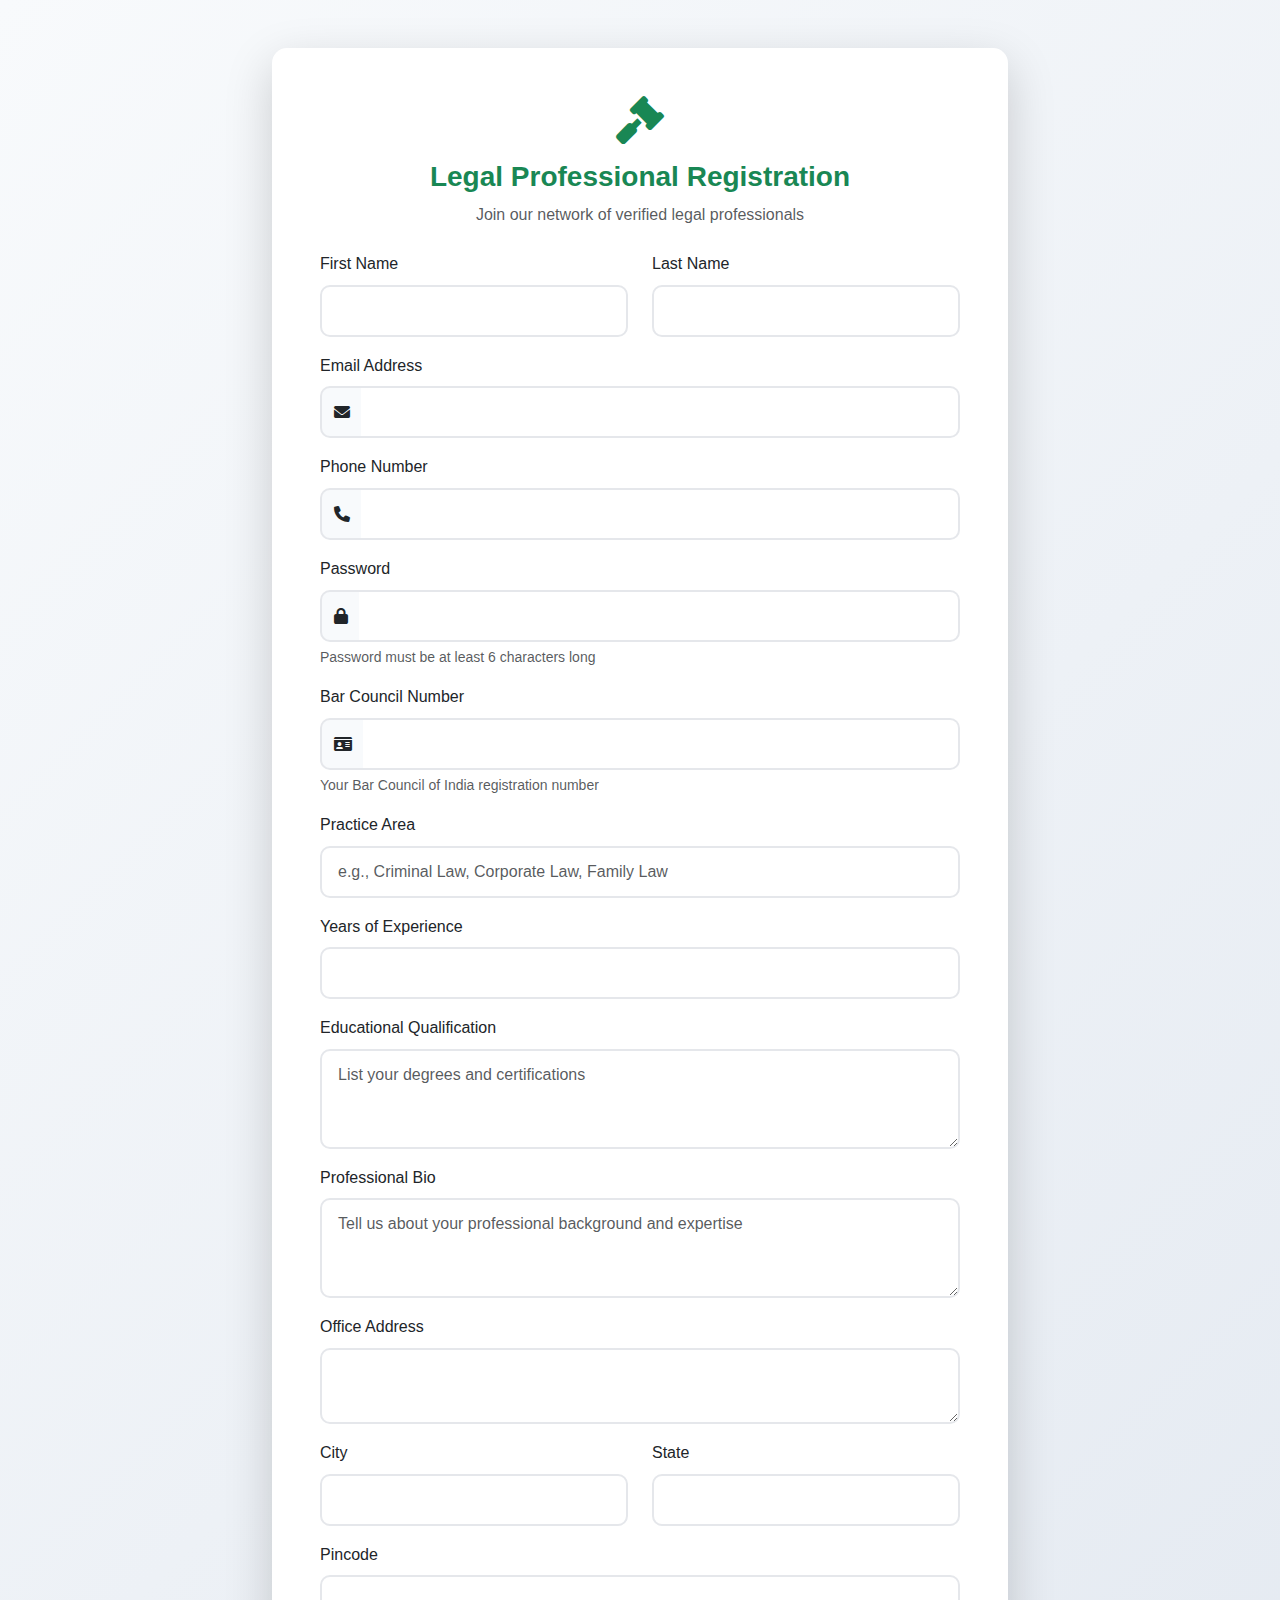
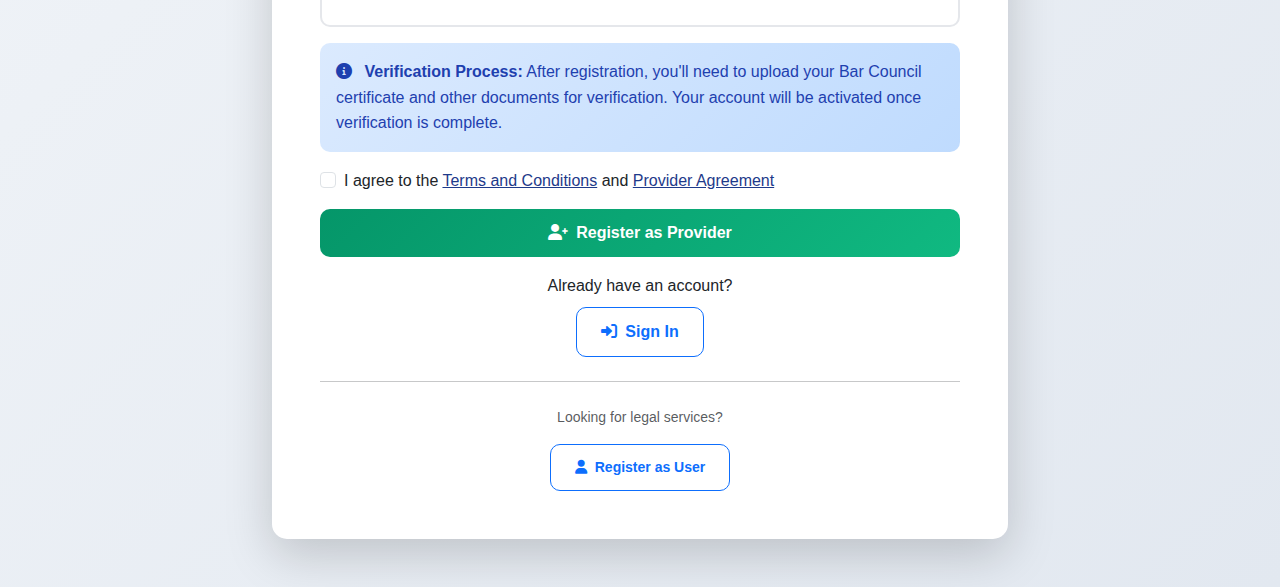
<file: src/main/resources/static/provider-register.html>
<!DOCTYPE html>
<html lang="en">
<head>
    <meta charset="UTF-8">
    <meta name="viewport" content="width=device-width, initial-scale=1.0">
    <title>Provider Registration - Legal Sahyog Hub</title>
    <link href="https://cdn.jsdelivr.net/npm/bootstrap@5.3.0/dist/css/bootstrap.min.css" rel="stylesheet">
    <link href="https://cdnjs.cloudflare.com/ajax/libs/font-awesome/6.0.0/css/all.min.css" rel="stylesheet">
    <link href="css/style.css" rel="stylesheet">
</head>
<body class="register-page">
    <div class="container">
        <div class="row justify-content-center py-5">
            <div class="col-md-10 col-lg-8">
                <div class="card shadow-lg">
                    <div class="card-body p-5">
                        <div class="text-center mb-4">
                            <i class="fas fa-gavel text-success mb-3" style="font-size: 3rem;"></i>
                            <h3 class="fw-bold text-success">Legal Professional Registration</h3>
                            <p class="text-muted">Join our network of verified legal professionals</p>
                        </div>
                        
                        <form id="providerRegisterForm">
                            <div class="row">
                                <div class="col-md-6 mb-3">
                                    <label for="firstName" class="form-label">First Name</label>
                                    <input type="text" class="form-control" id="firstName" name="firstName" required>
                                </div>
                                <div class="col-md-6 mb-3">
                                    <label for="lastName" class="form-label">Last Name</label>
                                    <input type="text" class="form-control" id="lastName" name="lastName" required>
                                </div>
                            </div>
                            
                            <div class="mb-3">
                                <label for="email" class="form-label">Email Address</label>
                                <div class="input-group">
                                    <span class="input-group-text">
                                        <i class="fas fa-envelope"></i>
                                    </span>
                                    <input type="email" class="form-control" id="email" name="email" required>
                                </div>
                            </div>
                            
                            <div class="mb-3">
                                <label for="phone" class="form-label">Phone Number</label>
                                <div class="input-group">
                                    <span class="input-group-text">
                                        <i class="fas fa-phone"></i>
                                    </span>
                                    <input type="tel" class="form-control" id="phone" name="phone" required>
                                </div>
                            </div>
                            
                            <div class="mb-3">
                                <label for="password" class="form-label">Password</label>
                                <div class="input-group">
                                    <span class="input-group-text">
                                        <i class="fas fa-lock"></i>
                                    </span>
                                    <input type="password" class="form-control" id="password" name="password" required>
                                </div>
                                <div class="form-text">Password must be at least 6 characters long</div>
                            </div>
                            
                            <div class="mb-3">
                                <label for="barCouncilNumber" class="form-label">Bar Council Number</label>
                                <div class="input-group">
                                    <span class="input-group-text">
                                        <i class="fas fa-id-card"></i>
                                    </span>
                                    <input type="text" class="form-control" id="barCouncilNumber" name="barCouncilNumber" required>
                                </div>
                                <div class="form-text">Your Bar Council of India registration number</div>
                            </div>
                            
                            <div class="mb-3">
                                <label for="practiceArea" class="form-label">Practice Area</label>
                                <input type="text" class="form-control" id="practiceArea" name="practiceArea" 
                                       placeholder="e.g., Criminal Law, Corporate Law, Family Law">
                            </div>
                            
                            <div class="mb-3">
                                <label for="experienceYears" class="form-label">Years of Experience</label>
                                <input type="number" class="form-control" id="experienceYears" name="experienceYears" min="0">
                            </div>
                            
                            <div class="mb-3">
                                <label for="qualification" class="form-label">Educational Qualification</label>
                                <textarea class="form-control" id="qualification" name="qualification" rows="3" 
                                          placeholder="List your degrees and certifications"></textarea>
                            </div>
                            
                            <div class="mb-3">
                                <label for="bio" class="form-label">Professional Bio</label>
                                <textarea class="form-control" id="bio" name="bio" rows="3" 
                                          placeholder="Tell us about your professional background and expertise"></textarea>
                            </div>
                            
                            <div class="mb-3">
                                <label for="address" class="form-label">Office Address</label>
                                <textarea class="form-control" id="address" name="address" rows="2"></textarea>
                            </div>
                            
                            <div class="row">
                                <div class="col-md-6 mb-3">
                                    <label for="city" class="form-label">City</label>
                                    <input type="text" class="form-control" id="city" name="city">
                                </div>
                                <div class="col-md-6 mb-3">
                                    <label for="state" class="form-label">State</label>
                                    <input type="text" class="form-control" id="state" name="state">
                                </div>
                            </div>
                            
                            <div class="mb-3">
                                <label for="pincode" class="form-label">Pincode</label>
                                <input type="text" class="form-control" id="pincode" name="pincode">
                            </div>
                            
                            <div class="alert alert-info">
                                <i class="fas fa-info-circle me-2"></i>
                                <strong>Verification Process:</strong> After registration, you'll need to upload your Bar Council certificate and other documents for verification. Your account will be activated once verification is complete.
                            </div>
                            
                            <div class="mb-3 form-check">
                                <input type="checkbox" class="form-check-input" id="agreeTerms" required>
                                <label class="form-check-label" for="agreeTerms">
                                    I agree to the <a href="#" class="text-primary">Terms and Conditions</a> and <a href="#" class="text-primary">Provider Agreement</a>
                                </label>
                            </div>
                            
                            <button type="submit" class="btn btn-success w-100 mb-3">
                                <i class="fas fa-user-plus me-2"></i>Register as Provider
                            </button>
                        </form>
                        
                        <div class="text-center">
                            <p class="mb-2">Already have an account?</p>
                            <a href="login.html" class="btn btn-outline-primary">
                                <i class="fas fa-sign-in-alt me-2"></i>Sign In
                            </a>
                        </div>
                        
                        <hr class="my-4">
                        
                        <div class="text-center">
                            <p class="text-muted small">Looking for legal services?</p>
                            <a href="register.html" class="btn btn-outline-primary btn-sm">
                                <i class="fas fa-user me-2"></i>Register as User
                            </a>
                        </div>
                    </div>
                </div>
            </div>
        </div>
    </div>

    <!-- Alert Container -->
    <div id="alertContainer" class="position-fixed top-0 end-0 p-3" style="z-index: 1050;"></div>

    <script src="https://cdn.jsdelivr.net/npm/bootstrap@5.3.0/dist/js/bootstrap.bundle.min.js"></script>
    <script src="js/auth.js"></script>
</body>
</html>
</file>
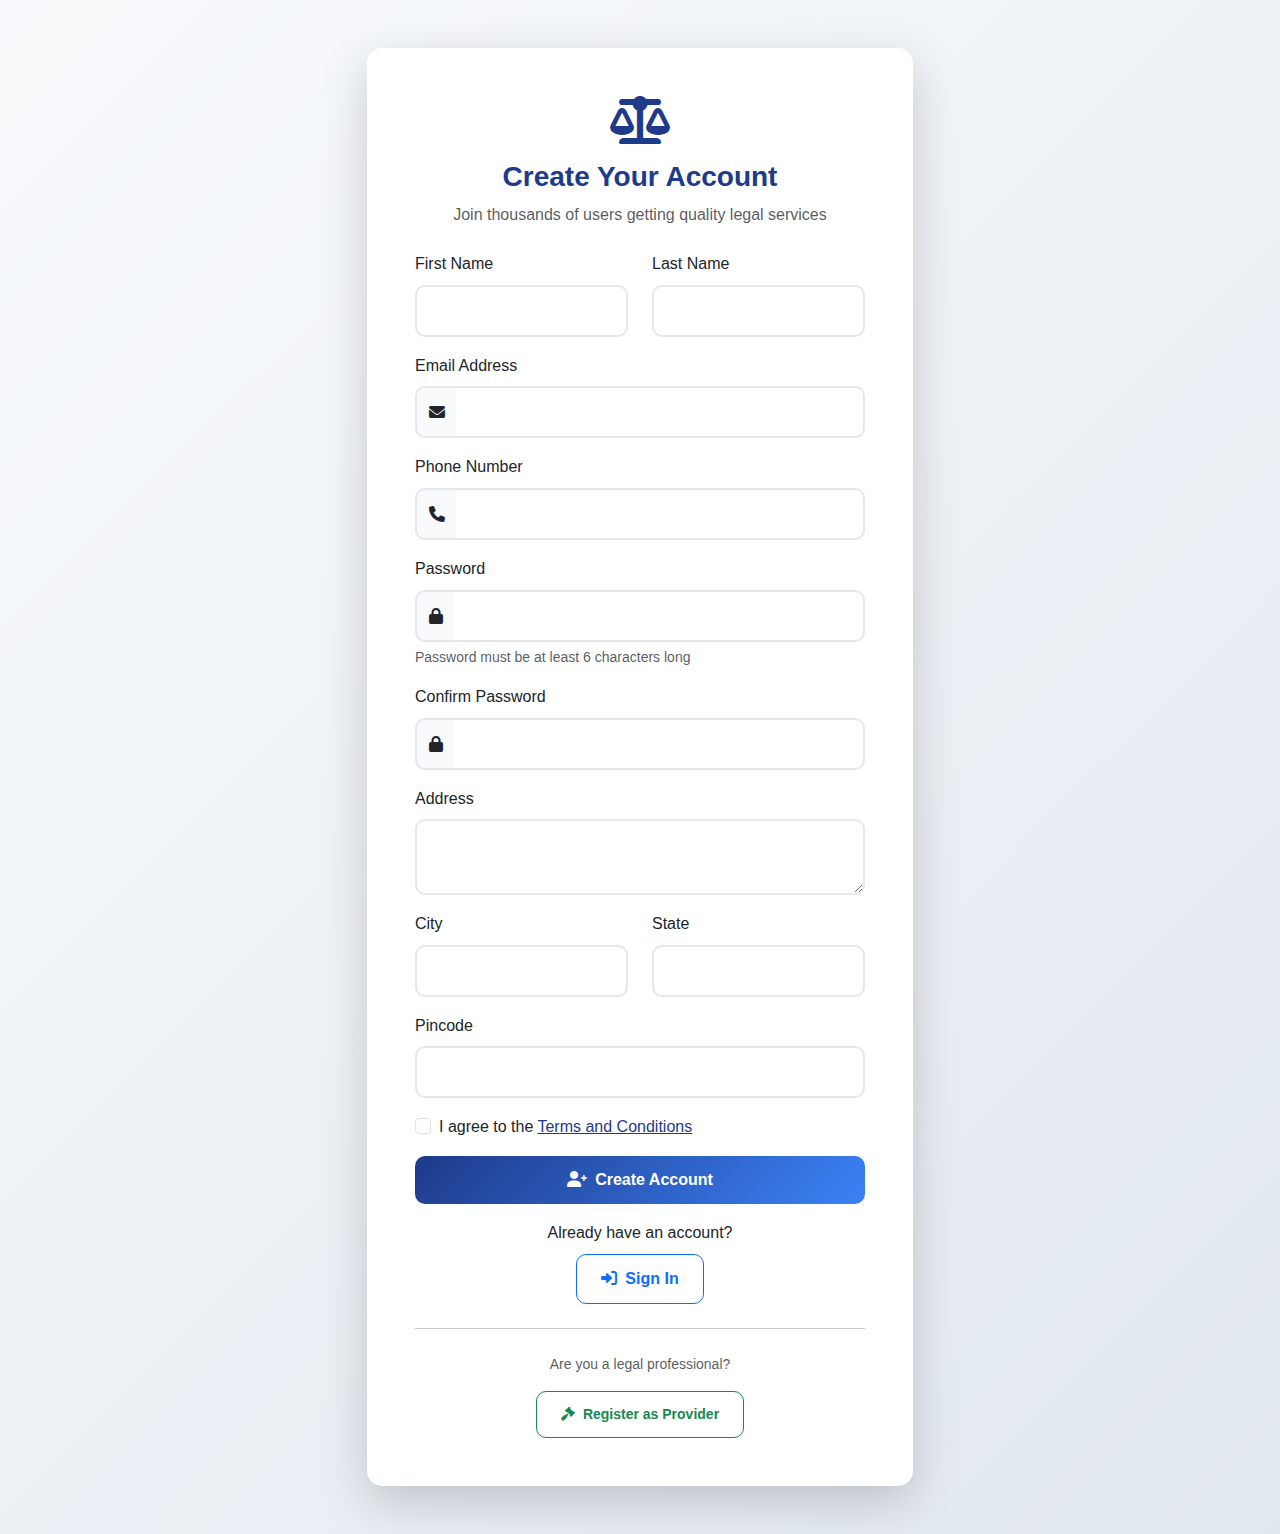
<file: src/main/resources/static/register.html>
<!DOCTYPE html>
<html lang="en">
<head>
    <meta charset="UTF-8">
    <meta name="viewport" content="width=device-width, initial-scale=1.0">
    <title>Register - Legal Sahyog Hub</title>
    <link href="https://cdn.jsdelivr.net/npm/bootstrap@5.3.0/dist/css/bootstrap.min.css" rel="stylesheet">
    <link href="https://cdnjs.cloudflare.com/ajax/libs/font-awesome/6.0.0/css/all.min.css" rel="stylesheet">
    <link href="css/style.css" rel="stylesheet">
</head>
<body class="register-page">
    <div class="container">
        <div class="row justify-content-center py-5">
            <div class="col-md-8 col-lg-6">
                <div class="card shadow-lg">
                    <div class="card-body p-5">
                        <div class="text-center mb-4">
                            <i class="fas fa-balance-scale text-primary mb-3" style="font-size: 3rem;"></i>
                            <h3 class="fw-bold text-primary">Create Your Account</h3>
                            <p class="text-muted">Join thousands of users getting quality legal services</p>
                        </div>
                        
                        <form id="registerForm">
                            <div class="row">
                                <div class="col-md-6 mb-3">
                                    <label for="firstName" class="form-label">First Name</label>
                                    <input type="text" class="form-control" id="firstName" name="firstName" required>
                                </div>
                                <div class="col-md-6 mb-3">
                                    <label for="lastName" class="form-label">Last Name</label>
                                    <input type="text" class="form-control" id="lastName" name="lastName" required>
                                </div>
                            </div>
                            
                            <div class="mb-3">
                                <label for="email" class="form-label">Email Address</label>
                                <div class="input-group">
                                    <span class="input-group-text">
                                        <i class="fas fa-envelope"></i>
                                    </span>
                                    <input type="email" class="form-control" id="email" name="email" required>
                                </div>
                            </div>
                            
                            <div class="mb-3">
                                <label for="phone" class="form-label">Phone Number</label>
                                <div class="input-group">
                                    <span class="input-group-text">
                                        <i class="fas fa-phone"></i>
                                    </span>
                                    <input type="tel" class="form-control" id="phone" name="phone" required>
                                </div>
                            </div>
                            
                            <div class="mb-3">
                                <label for="password" class="form-label">Password</label>
                                <div class="input-group">
                                    <span class="input-group-text">
                                        <i class="fas fa-lock"></i>
                                    </span>
                                    <input type="password" class="form-control" id="password" name="password" required>
                                </div>
                                <div class="form-text">Password must be at least 6 characters long</div>
                            </div>
                            
                            <div class="mb-3">
                                <label for="confirmPassword" class="form-label">Confirm Password</label>
                                <div class="input-group">
                                    <span class="input-group-text">
                                        <i class="fas fa-lock"></i>
                                    </span>
                                    <input type="password" class="form-control" id="confirmPassword" name="confirmPassword" required>
                                </div>
                            </div>
                            
                            <div class="mb-3">
                                <label for="address" class="form-label">Address</label>
                                <textarea class="form-control" id="address" name="address" rows="2"></textarea>
                            </div>
                            
                            <div class="row">
                                <div class="col-md-6 mb-3">
                                    <label for="city" class="form-label">City</label>
                                    <input type="text" class="form-control" id="city" name="city">
                                </div>
                                <div class="col-md-6 mb-3">
                                    <label for="state" class="form-label">State</label>
                                    <input type="text" class="form-control" id="state" name="state">
                                </div>
                            </div>
                            
                            <div class="mb-3">
                                <label for="pincode" class="form-label">Pincode</label>
                                <input type="text" class="form-control" id="pincode" name="pincode">
                            </div>
                            
                            <div class="mb-3 form-check">
                                <input type="checkbox" class="form-check-input" id="agreeTerms" required>
                                <label class="form-check-label" for="agreeTerms">
                                    I agree to the <a href="#" class="text-primary">Terms and Conditions</a>
                                </label>
                            </div>
                            
                            <button type="submit" class="btn btn-primary w-100 mb-3">
                                <i class="fas fa-user-plus me-2"></i>Create Account
                            </button>
                        </form>
                        
                        <div class="text-center">
                            <p class="mb-2">Already have an account?</p>
                            <a href="login.html" class="btn btn-outline-primary">
                                <i class="fas fa-sign-in-alt me-2"></i>Sign In
                            </a>
                        </div>
                        
                        <hr class="my-4">
                        
                        <div class="text-center">
                            <p class="text-muted small">Are you a legal professional?</p>
                            <a href="provider-register.html" class="btn btn-outline-success btn-sm">
                                <i class="fas fa-gavel me-2"></i>Register as Provider
                            </a>
                        </div>
                    </div>
                </div>
            </div>
        </div>
    </div>

    <!-- Alert Container -->
    <div id="alertContainer" class="position-fixed top-0 end-0 p-3" style="z-index: 1050;"></div>

    <script src="https://cdn.jsdelivr.net/npm/bootstrap@5.3.0/dist/js/bootstrap.bundle.min.js"></script>
    <script src="js/auth.js"></script>
</body>
</html>
</file>
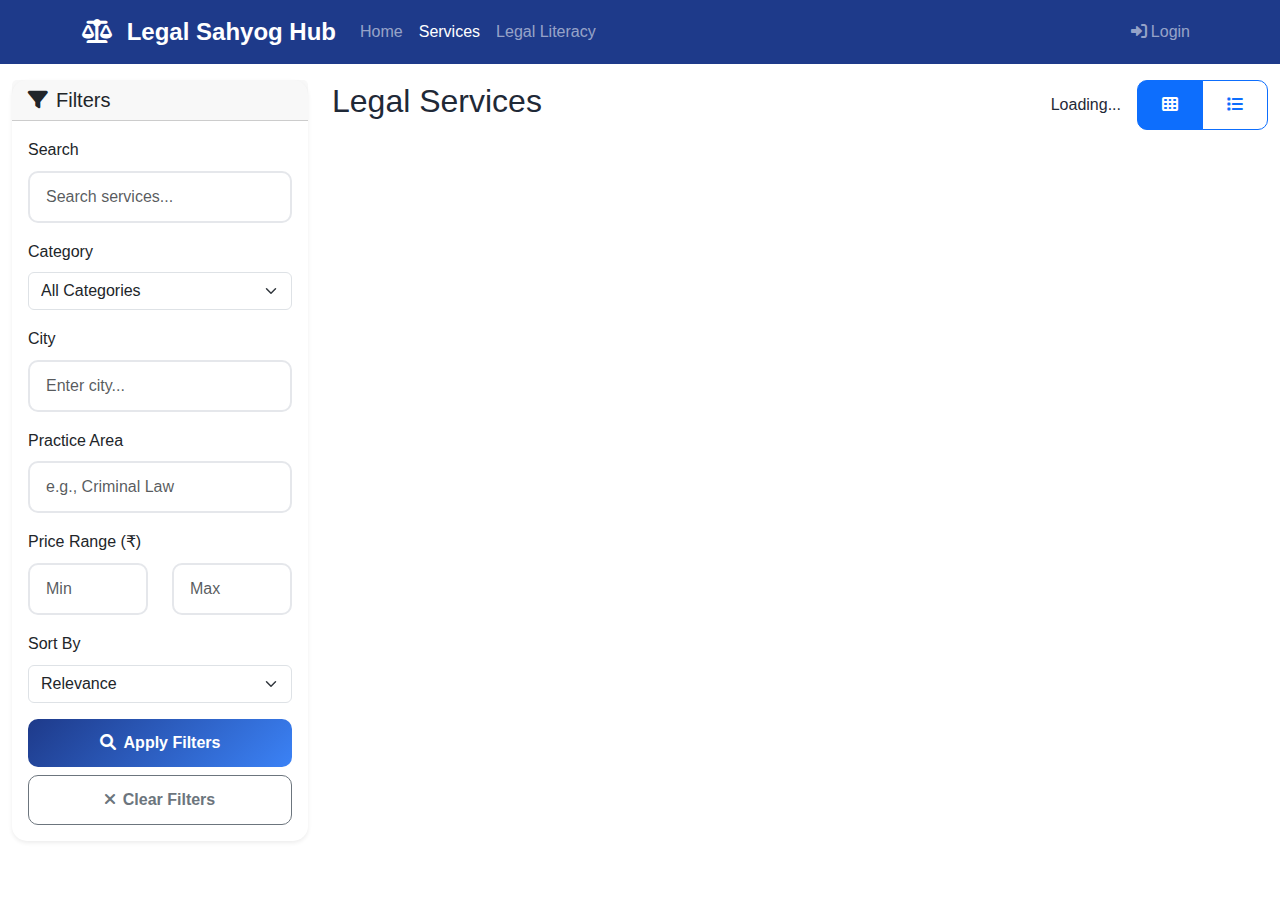
<file: src/main/resources/static/services.html>
<!DOCTYPE html>
<html lang="en">
<head>
    <meta charset="UTF-8">
    <meta name="viewport" content="width=device-width, initial-scale=1.0">
    <title>Legal Services - Legal Sahyog Hub</title>
    <link href="https://cdn.jsdelivr.net/npm/bootstrap@5.3.0/dist/css/bootstrap.min.css" rel="stylesheet">
    <link href="https://cdnjs.cloudflare.com/ajax/libs/font-awesome/6.0.0/css/all.min.css" rel="stylesheet">
    <link href="css/style.css" rel="stylesheet">
</head>
<body>
    <!-- Navigation -->
    <nav class="navbar navbar-expand-lg navbar-dark bg-primary fixed-top">
        <div class="container">
            <a class="navbar-brand" href="index.html">
                <i class="fas fa-balance-scale me-2"></i>
                Legal Sahyog Hub
            </a>
            <button class="navbar-toggler" type="button" data-bs-toggle="collapse" data-bs-target="#navbarNav">
                <span class="navbar-toggler-icon"></span>
            </button>
            <div class="collapse navbar-collapse" id="navbarNav">
                <ul class="navbar-nav me-auto">
                    <li class="nav-item">
                        <a class="nav-link" href="index.html">Home</a>
                    </li>
                    <li class="nav-item">
                        <a class="nav-link active" href="services.html">Services</a>
                    </li>
                    <li class="nav-item">
                        <a class="nav-link" href="index.html#legal-literacy">Legal Literacy</a>
                    </li>
                </ul>
                <ul class="navbar-nav" id="authNav">
                    <li class="nav-item">
                        <a class="nav-link" href="login.html">
                            <i class="fas fa-sign-in-alt me-1"></i>Login
                        </a>
                    </li>
                </ul>
            </div>
        </div>
    </nav>

    <!-- Main Content -->
    <div class="container-fluid" style="margin-top: 80px;">
        <div class="row">
            <!-- Sidebar Filters -->
            <div class="col-lg-3">
                <div class="card shadow-sm">
                    <div class="card-header">
                        <h5 class="mb-0"><i class="fas fa-filter me-2"></i>Filters</h5>
                    </div>
                    <div class="card-body">
                        <form id="filterForm">
                            <!-- Search -->
                            <div class="mb-3">
                                <label for="searchKeyword" class="form-label">Search</label>
                                <input type="text" class="form-control" id="searchKeyword" placeholder="Search services...">
                            </div>
                            
                            <!-- Category -->
                            <div class="mb-3">
                                <label for="categoryFilter" class="form-label">Category</label>
                                <select class="form-select" id="categoryFilter">
                                    <option value="">All Categories</option>
                                </select>
                            </div>
                            
                            <!-- City -->
                            <div class="mb-3">
                                <label for="cityFilter" class="form-label">City</label>
                                <input type="text" class="form-control" id="cityFilter" placeholder="Enter city...">
                            </div>
                            
                            <!-- Practice Area -->
                            <div class="mb-3">
                                <label for="practiceAreaFilter" class="form-label">Practice Area</label>
                                <input type="text" class="form-control" id="practiceAreaFilter" placeholder="e.g., Criminal Law">
                            </div>
                            
                            <!-- Price Range -->
                            <div class="mb-3">
                                <label class="form-label">Price Range (₹)</label>
                                <div class="row">
                                    <div class="col-6">
                                        <input type="number" class="form-control" id="minPrice" placeholder="Min">
                                    </div>
                                    <div class="col-6">
                                        <input type="number" class="form-control" id="maxPrice" placeholder="Max">
                                    </div>
                                </div>
                            </div>
                            
                            <!-- Sort By -->
                            <div class="mb-3">
                                <label for="sortBy" class="form-label">Sort By</label>
                                <select class="form-select" id="sortBy">
                                    <option value="relevance">Relevance</option>
                                    <option value="price_low">Price: Low to High</option>
                                    <option value="price_high">Price: High to Low</option>
                                    <option value="rating">Rating</option>
                                    <option value="experience">Experience</option>
                                </select>
                            </div>
                            
                            <button type="submit" class="btn btn-primary w-100">
                                <i class="fas fa-search me-2"></i>Apply Filters
                            </button>
                            
                            <button type="button" class="btn btn-outline-secondary w-100 mt-2" onclick="clearFilters()">
                                <i class="fas fa-times me-2"></i>Clear Filters
                            </button>
                        </form>
                    </div>
                </div>
            </div>
            
            <!-- Services List -->
            <div class="col-lg-9">
                <div class="d-flex justify-content-between align-items-center mb-4">
                    <h2>Legal Services</h2>
                    <div class="d-flex align-items-center">
                        <span class="me-3" id="resultsCount">Loading...</span>
                        <div class="btn-group" role="group">
                            <input type="radio" class="btn-check" name="viewMode" id="gridView" autocomplete="off" checked>
                            <label class="btn btn-outline-primary" for="gridView">
                                <i class="fas fa-th"></i>
                            </label>
                            
                            <input type="radio" class="btn-check" name="viewMode" id="listView" autocomplete="off">
                            <label class="btn btn-outline-primary" for="listView">
                                <i class="fas fa-list"></i>
                            </label>
                        </div>
                    </div>
                </div>
                
                <!-- Loading Spinner -->
                <div id="loadingSpinner" class="text-center py-5">
                    <div class="spinner-border text-primary" role="status">
                        <span class="visually-hidden">Loading...</span>
                    </div>
                    <p class="mt-2 text-muted">Loading services...</p>
                </div>
                
                <!-- Services Grid -->
                <div id="servicesGrid" class="row g-4" style="display: none;">
                    <!-- Services will be loaded here -->
                </div>
                
                <!-- No Results -->
                <div id="noResults" class="text-center py-5" style="display: none;">
                    <i class="fas fa-search fa-3x text-muted mb-3"></i>
                    <h4 class="text-muted">No services found</h4>
                    <p class="text-muted">Try adjusting your search criteria or browse all services.</p>
                    <button class="btn btn-primary" onclick="clearFilters()">
                        <i class="fas fa-refresh me-2"></i>Show All Services
                    </button>
                </div>
                
                <!-- Pagination -->
                <nav aria-label="Services pagination" class="mt-4">
                    <ul class="pagination justify-content-center" id="pagination">
                        <!-- Pagination will be generated here -->
                    </ul>
                </nav>
            </div>
        </div>
    </div>

    <!-- Service Details Modal -->
    <div class="modal fade" id="serviceModal" tabindex="-1">
        <div class="modal-dialog modal-lg">
            <div class="modal-content">
                <div class="modal-header">
                    <h5 class="modal-title" id="serviceModalTitle">Service Details</h5>
                    <button type="button" class="btn-close" data-bs-dismiss="modal"></button>
                </div>
                <div class="modal-body" id="serviceModalBody">
                    <!-- Service details will be loaded here -->
                </div>
                <div class="modal-footer">
                    <button type="button" class="btn btn-secondary" data-bs-dismiss="modal">Close</button>
                    <button type="button" class="btn btn-primary" id="bookServiceBtn">
                        <i class="fas fa-calendar-plus me-2"></i>Book Now
                    </button>
                </div>
            </div>
        </div>
    </div>

    <script src="https://cdn.jsdelivr.net/npm/bootstrap@5.3.0/dist/js/bootstrap.bundle.min.js"></script>
    <script src="js/app.js"></script>
    <script src="js/services.js"></script>
</body>
</html>
</file>
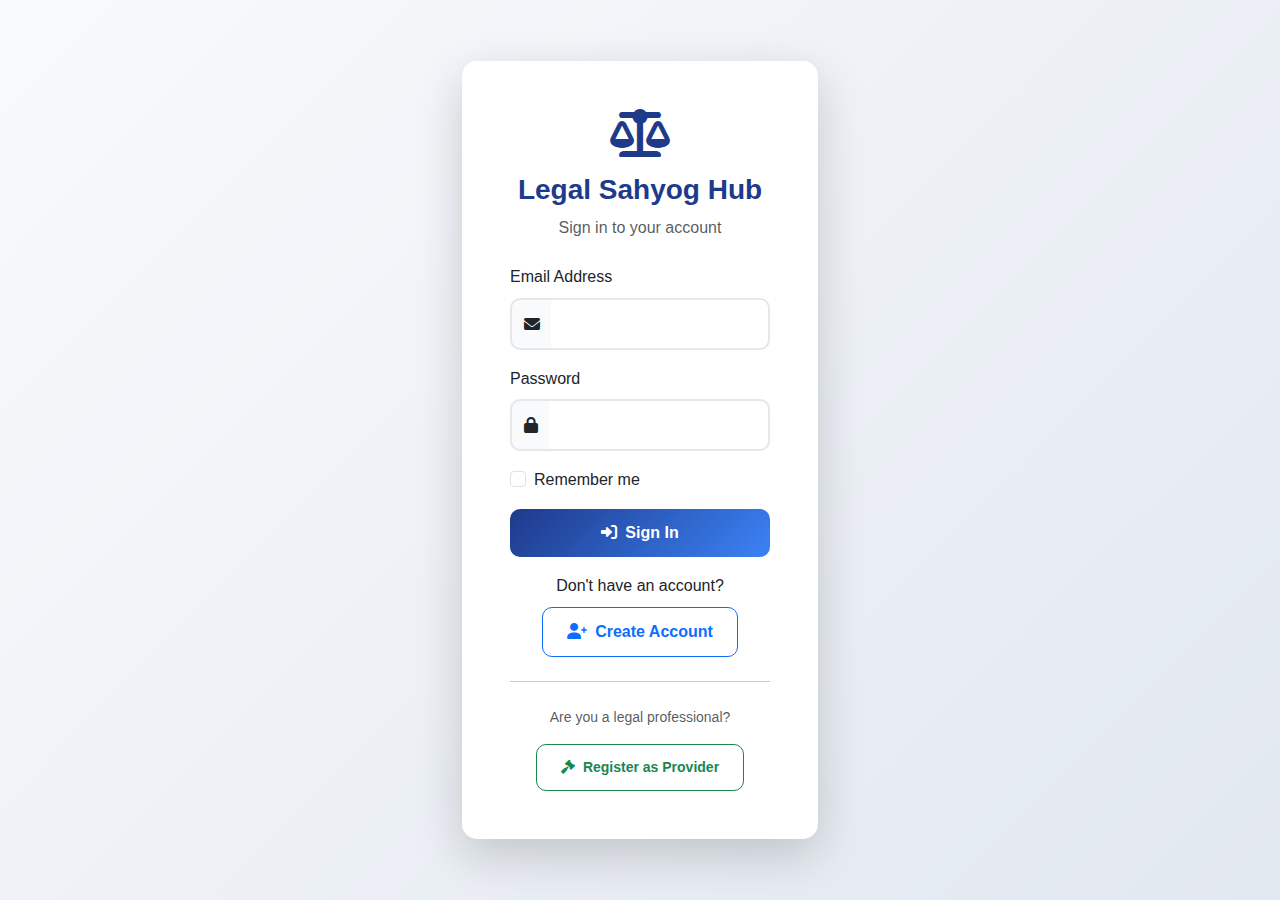
<file: src/main/resources/static/user-dashboard.html>
<!DOCTYPE html>
<html lang="en">
<head>
    <meta charset="UTF-8">
    <meta name="viewport" content="width=device-width, initial-scale=1.0">
    <title>User Dashboard - Legal Sahyog Hub</title>
    <link href="https://cdn.jsdelivr.net/npm/bootstrap@5.3.0/dist/css/bootstrap.min.css" rel="stylesheet">
    <link href="https://cdnjs.cloudflare.com/ajax/libs/font-awesome/6.0.0/css/all.min.css" rel="stylesheet">
    <link href="css/style.css" rel="stylesheet">
</head>
<body>
    <!-- Navigation -->
    <nav class="navbar navbar-expand-lg navbar-dark bg-primary">
        <div class="container">
            <a class="navbar-brand" href="index.html">
                <i class="fas fa-balance-scale me-2"></i>
                Legal Sahyog Hub
            </a>
            <div class="navbar-nav ms-auto">
                <div class="nav-item dropdown">
                    <a class="nav-link dropdown-toggle" href="#" role="button" data-bs-toggle="dropdown">
                        <i class="fas fa-user me-1"></i><span id="userName">User</span>
                    </a>
                    <ul class="dropdown-menu">
                        <li><a class="dropdown-item" href="#" onclick="logout()"><i class="fas fa-sign-out-alt me-2"></i>Logout</a></li>
                    </ul>
                </div>
            </div>
        </div>
    </nav>

    <div class="container-fluid">
        <div class="row">
            <!-- Sidebar -->
            <nav class="col-md-3 col-lg-2 d-md-block bg-light sidebar">
                <div class="position-sticky pt-3">
                    <ul class="nav flex-column">
                        <li class="nav-item">
                            <a class="nav-link active" href="#dashboard">
                                <i class="fas fa-tachometer-alt me-2"></i>Dashboard
                            </a>
                        </li>
                        <li class="nav-item">
                            <a class="nav-link" href="#bookings">
                                <i class="fas fa-calendar-alt me-2"></i>My Bookings
                            </a>
                        </li>
                        <li class="nav-item">
                            <a class="nav-link" href="#services">
                                <i class="fas fa-search me-2"></i>Find Services
                            </a>
                        </li>
                        <li class="nav-item">
                            <a class="nav-link" href="#subscriptions">
                                <i class="fas fa-credit-card me-2"></i>Subscriptions
                            </a>
                        </li>
                        <li class="nav-item">
                            <a class="nav-link" href="#profile">
                                <i class="fas fa-user me-2"></i>Profile
                            </a>
                        </li>
                    </ul>
                </div>
            </nav>

            <!-- Main Content -->
            <main class="col-md-9 ms-sm-auto col-lg-10 px-md-4">
                <div class="d-flex justify-content-between flex-wrap flex-md-nowrap align-items-center pt-3 pb-2 mb-3 border-bottom">
                    <h1 class="h2">Dashboard</h1>
                </div>

                <!-- Stats Cards -->
                <div class="row mb-4">
                    <div class="col-xl-3 col-md-6 mb-4">
                        <div class="card border-left-primary shadow h-100 py-2">
                            <div class="card-body">
                                <div class="row no-gutters align-items-center">
                                    <div class="col mr-2">
                                        <div class="text-xs font-weight-bold text-primary text-uppercase mb-1">
                                            Total Bookings
                                        </div>
                                        <div class="h5 mb-0 font-weight-bold text-gray-800" id="totalBookings">0</div>
                                    </div>
                                    <div class="col-auto">
                                        <i class="fas fa-calendar fa-2x text-gray-300"></i>
                                    </div>
                                </div>
                            </div>
                        </div>
                    </div>

                    <div class="col-xl-3 col-md-6 mb-4">
                        <div class="card border-left-success shadow h-100 py-2">
                            <div class="card-body">
                                <div class="row no-gutters align-items-center">
                                    <div class="col mr-2">
                                        <div class="text-xs font-weight-bold text-success text-uppercase mb-1">
                                            Completed Sessions
                                        </div>
                                        <div class="h5 mb-0 font-weight-bold text-gray-800" id="completedSessions">0</div>
                                    </div>
                                    <div class="col-auto">
                                        <i class="fas fa-check-circle fa-2x text-gray-300"></i>
                                    </div>
                                </div>
                            </div>
                        </div>
                    </div>

                    <div class="col-xl-3 col-md-6 mb-4">
                        <div class="card border-left-info shadow h-100 py-2">
                            <div class="card-body">
                                <div class="row no-gutters align-items-center">
                                    <div class="col mr-2">
                                        <div class="text-xs font-weight-bold text-info text-uppercase mb-1">
                                            Active Subscriptions
                                        </div>
                                        <div class="h5 mb-0 font-weight-bold text-gray-800" id="activeSubscriptions">0</div>
                                    </div>
                                    <div class="col-auto">
                                        <i class="fas fa-credit-card fa-2x text-gray-300"></i>
                                    </div>
                                </div>
                            </div>
                        </div>
                    </div>

                    <div class="col-xl-3 col-md-6 mb-4">
                        <div class="card border-left-warning shadow h-100 py-2">
                            <div class="card-body">
                                <div class="row no-gutters align-items-center">
                                    <div class="col mr-2">
                                        <div class="text-xs font-weight-bold text-warning text-uppercase mb-1">
                                            Total Spent
                                        </div>
                                        <div class="h5 mb-0 font-weight-bold text-gray-800" id="totalSpent">₹0</div>
                                    </div>
                                    <div class="col-auto">
                                        <i class="fas fa-rupee-sign fa-2x text-gray-300"></i>
                                    </div>
                                </div>
                            </div>
                        </div>
                    </div>
                </div>

                <!-- Recent Bookings -->
                <div class="row">
                    <div class="col-lg-8">
                        <div class="card shadow mb-4">
                            <div class="card-header py-3">
                                <h6 class="m-0 font-weight-bold text-primary">Recent Bookings</h6>
                            </div>
                            <div class="card-body">
                                <div class="table-responsive">
                                    <table class="table table-bordered" id="bookingsTable">
                                        <thead>
                                            <tr>
                                                <th>Service</th>
                                                <th>Provider</th>
                                                <th>Date</th>
                                                <th>Time</th>
                                                <th>Status</th>
                                                <th>Action</th>
                                            </tr>
                                        </thead>
                                        <tbody>
                                            <tr>
                                                <td colspan="6" class="text-center text-muted">No bookings found</td>
                                            </tr>
                                        </tbody>
                                    </table>
                                </div>
                            </div>
                        </div>
                    </div>

                    <div class="col-lg-4">
                        <div class="card shadow mb-4">
                            <div class="card-header py-3">
                                <h6 class="m-0 font-weight-bold text-primary">Quick Actions</h6>
                            </div>
                            <div class="card-body">
                                <div class="d-grid gap-2">
                                    <a href="#services" class="btn btn-primary">
                                        <i class="fas fa-search me-2"></i>Find Legal Services
                                    </a>
                                    <a href="#bookings" class="btn btn-outline-primary">
                                        <i class="fas fa-calendar-plus me-2"></i>Book New Session
                                    </a>
                                    <a href="#subscriptions" class="btn btn-outline-success">
                                        <i class="fas fa-credit-card me-2"></i>Manage Subscriptions
                                    </a>
                                    <a href="#profile" class="btn btn-outline-secondary">
                                        <i class="fas fa-user-edit me-2"></i>Update Profile
                                    </a>
                                </div>
                            </div>
                        </div>

                        <div class="card shadow mb-4">
                            <div class="card-header py-3">
                                <h6 class="m-0 font-weight-bold text-primary">Legal Literacy</h6>
                            </div>
                            <div class="card-body">
                                <div class="list-group list-group-flush">
                                    <a href="#" class="list-group-item list-group-item-action">
                                        <i class="fas fa-book me-2"></i>Know Your Rights
                                    </a>
                                    <a href="#" class="list-group-item list-group-item-action">
                                        <i class="fas fa-question-circle me-2"></i>Legal FAQs
                                    </a>
                                    <a href="#" class="list-group-item list-group-item-action">
                                        <i class="fas fa-video me-2"></i>Legal Webinars
                                    </a>
                                </div>
                            </div>
                        </div>
                    </div>
                </div>
            </main>
        </div>
    </div>

    <script src="https://cdn.jsdelivr.net/npm/bootstrap@5.3.0/dist/js/bootstrap.bundle.min.js"></script>
    <script src="js/app.js"></script>
    <script>
        // Check authentication
        document.addEventListener('DOMContentLoaded', function() {
            const user = LegalSahyogHub.getCurrentUser();
            if (!user || user.role !== 'USER') {
                window.location.href = 'login.html';
                return;
            }
            
            document.getElementById('userName').textContent = user.firstName;
            loadDashboardData();
        });
        
        function loadDashboardData() {
            // Load user dashboard data
            // This would typically make API calls to get user statistics
            console.log('Loading dashboard data...');
        }
        
        function logout() {
            LegalSahyogHub.logout();
        }
    </script>
</body>
</html>
</file>
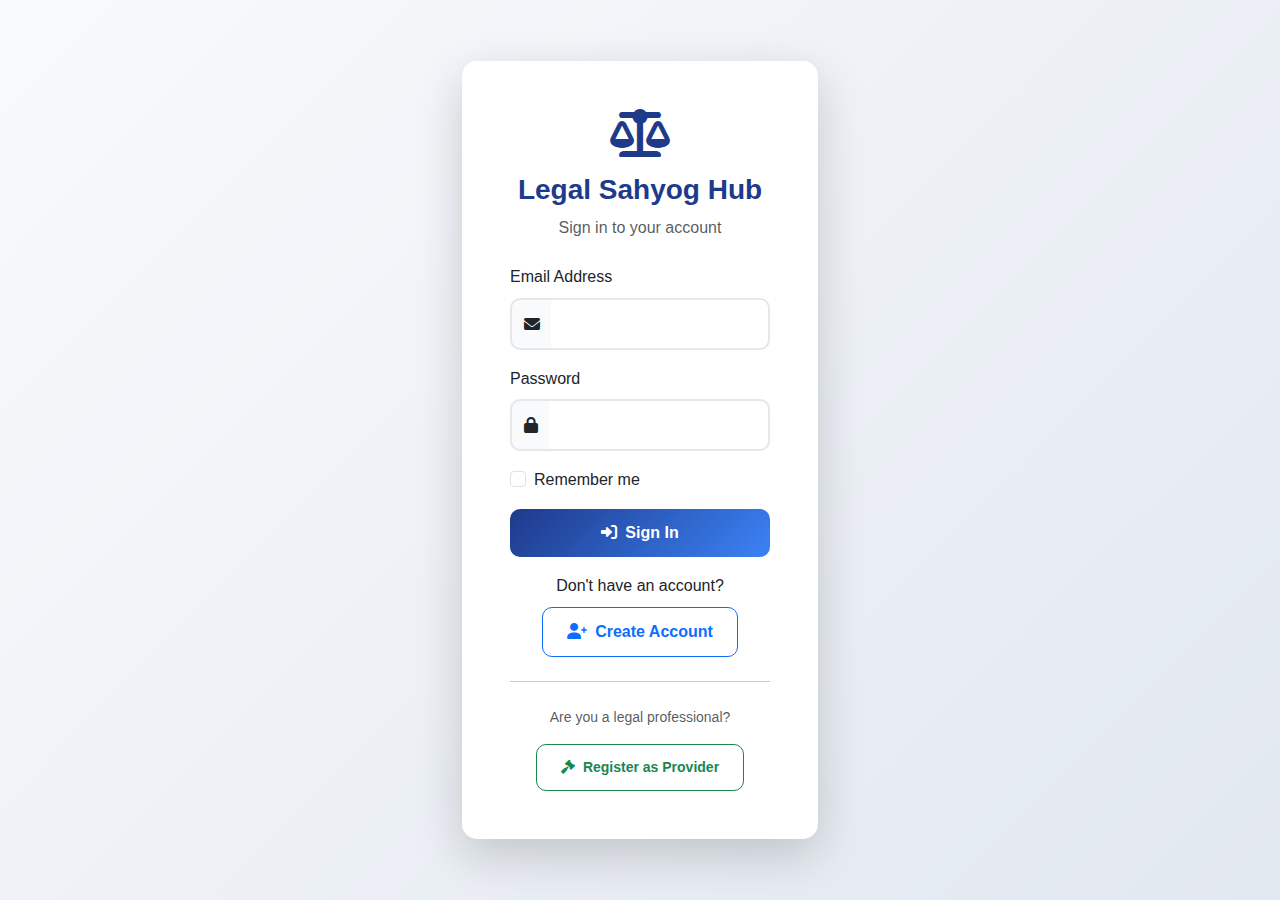
<file: src/main/resources/static/video-consultation.html>
<!DOCTYPE html>
<html lang="en">
<head>
    <meta charset="UTF-8">
    <meta name="viewport" content="width=device-width, initial-scale=1.0">
    <title>Video Consultation - Legal Sahyog Hub</title>
    <link href="https://cdn.jsdelivr.net/npm/bootstrap@5.3.0/dist/css/bootstrap.min.css" rel="stylesheet">
    <link href="https://cdnjs.cloudflare.com/ajax/libs/font-awesome/6.0.0/css/all.min.css" rel="stylesheet">
    <link href="css/style.css" rel="stylesheet">
    <style>
        .video-container {
            position: relative;
            width: 100%;
            height: 100vh;
            background: #000;
        }
        
        .video-controls {
            position: absolute;
            bottom: 20px;
            left: 50%;
            transform: translateX(-50%);
            z-index: 1000;
        }
        
        .video-info {
            position: absolute;
            top: 20px;
            left: 20px;
            z-index: 1000;
            background: rgba(0, 0, 0, 0.7);
            color: white;
            padding: 10px 15px;
            border-radius: 8px;
        }
        
        .consultation-sidebar {
            position: absolute;
            right: 20px;
            top: 20px;
            width: 300px;
            background: rgba(255, 255, 255, 0.95);
            border-radius: 8px;
            padding: 15px;
            z-index: 1000;
            max-height: calc(100vh - 40px);
            overflow-y: auto;
        }
        
        .jitsi-container {
            width: 100%;
            height: 100%;
        }
        
        .pre-consultation {
            display: flex;
            align-items: center;
            justify-content: center;
            height: 100vh;
            background: linear-gradient(135deg, #667eea 0%, #764ba2 100%);
            color: white;
        }
        
        .consultation-ready {
            text-align: center;
            padding: 40px;
        }
        
        .participant-list {
            max-height: 200px;
            overflow-y: auto;
        }
        
        .participant-item {
            display: flex;
            align-items: center;
            padding: 8px 0;
            border-bottom: 1px solid #eee;
        }
        
        .participant-avatar {
            width: 32px;
            height: 32px;
            border-radius: 50%;
            background: #007bff;
            color: white;
            display: flex;
            align-items: center;
            justify-content: center;
            margin-right: 10px;
            font-size: 14px;
        }
    </style>
</head>
<body>
    <!-- Pre-consultation Screen -->
    <div id="preConsultation" class="pre-consultation">
        <div class="consultation-ready">
            <div class="mb-4">
                <i class="fas fa-video fa-4x mb-3"></i>
                <h2>Legal Consultation</h2>
                <p class="lead">Your video consultation is ready to begin</p>
            </div>
            
            <div class="card bg-dark text-white mb-4" style="max-width: 500px; margin: 0 auto;">
                <div class="card-body">
                    <h5 class="card-title">
                        <i class="fas fa-user-tie me-2"></i>Consultation Details
                    </h5>
                    <div class="row">
                        <div class="col-6">
                            <small class="text-muted">Provider:</small>
                            <div id="consultationProvider">Loading...</div>
                        </div>
                        <div class="col-6">
                            <small class="text-muted">Service:</small>
                            <div id="consultationService">Loading...</div>
                        </div>
                    </div>
                    <div class="row mt-2">
                        <div class="col-6">
                            <small class="text-muted">Date:</small>
                            <div id="consultationDate">Loading...</div>
                        </div>
                        <div class="col-6">
                            <small class="text-muted">Time:</small>
                            <div id="consultationTime">Loading...</div>
                        </div>
                    </div>
                </div>
            </div>
            
            <div class="mb-4">
                <h6>Before you start:</h6>
                <ul class="list-unstyled text-start" style="max-width: 400px; margin: 0 auto;">
                    <li class="mb-2">
                        <i class="fas fa-check text-success me-2"></i>
                        Test your camera and microphone
                    </li>
                    <li class="mb-2">
                        <i class="fas fa-check text-success me-2"></i>
                        Ensure good internet connection
                    </li>
                    <li class="mb-2">
                        <i class="fas fa-check text-success me-2"></i>
                        Have your documents ready
                    </li>
                    <li>
                        <i class="fas fa-check text-success me-2"></i>
                        Find a quiet, well-lit space
                    </li>
                </ul>
            </div>
            
            <div class="d-grid gap-2 d-md-flex justify-content-md-center">
                <button class="btn btn-light btn-lg" onclick="startConsultation()">
                    <i class="fas fa-play me-2"></i>Start Consultation
                </button>
                <button class="btn btn-outline-light btn-lg" onclick="testAudioVideo()">
                    <i class="fas fa-cog me-2"></i>Test Audio/Video
                </button>
            </div>
        </div>
    </div>

    <!-- Video Consultation Screen -->
    <div id="videoConsultation" class="video-container" style="display: none;">
        <!-- Video Info -->
        <div class="video-info">
            <div class="d-flex align-items-center">
                <i class="fas fa-video me-2"></i>
                <span id="consultationStatus">Consultation in progress</span>
                <span class="ms-3" id="consultationTimer">00:00</span>
            </div>
        </div>
        
        <!-- Jitsi Video Container -->
        <div id="jitsi-container" class="jitsi-container"></div>
        
        <!-- Video Controls -->
        <div class="video-controls">
            <div class="btn-group" role="group">
                <button type="button" class="btn btn-danger" id="muteBtn" onclick="toggleMute()">
                    <i class="fas fa-microphone"></i>
                </button>
                <button type="button" class="btn btn-secondary" id="videoBtn" onclick="toggleVideo()">
                    <i class="fas fa-video"></i>
                </button>
                <button type="button" class="btn btn-info" onclick="toggleScreenShare()">
                    <i class="fas fa-desktop"></i>
                </button>
                <button type="button" class="btn btn-warning" onclick="toggleChat()">
                    <i class="fas fa-comments"></i>
                </button>
                <button type="button" class="btn btn-success" onclick="endConsultation()">
                    <i class="fas fa-phone-slash"></i>
                </button>
            </div>
        </div>
        
        <!-- Consultation Sidebar -->
        <div class="consultation-sidebar" id="consultationSidebar">
            <div class="d-flex justify-content-between align-items-center mb-3">
                <h6 class="mb-0">Consultation Info</h6>
                <button type="button" class="btn-close" onclick="toggleSidebar()"></button>
            </div>
            
            <!-- Participants -->
            <div class="mb-3">
                <h6>Participants</h6>
                <div class="participant-list" id="participantList">
                    <div class="participant-item">
                        <div class="participant-avatar">
                            <i class="fas fa-user"></i>
                        </div>
                        <div>
                            <div class="fw-bold">You</div>
                            <small class="text-muted">Client</small>
                        </div>
                    </div>
                    <div class="participant-item">
                        <div class="participant-avatar">
                            <i class="fas fa-user-tie"></i>
                        </div>
                        <div>
                            <div class="fw-bold" id="providerName">Provider</div>
                            <small class="text-muted">Legal Professional</small>
                        </div>
                    </div>
                </div>
            </div>
            
            <!-- Chat -->
            <div class="mb-3">
                <h6>Chat</h6>
                <div class="chat-messages" id="chatMessages" style="height: 150px; overflow-y: auto; border: 1px solid #ddd; padding: 10px; margin-bottom: 10px;">
                    <div class="text-muted text-center">Chat messages will appear here</div>
                </div>
                <div class="input-group">
                    <input type="text" class="form-control form-control-sm" id="chatInput" placeholder="Type a message...">
                    <button class="btn btn-primary btn-sm" onclick="sendChatMessage()">
                        <i class="fas fa-paper-plane"></i>
                    </button>
                </div>
            </div>
            
            <!-- Session Notes -->
            <div>
                <h6>Session Notes</h6>
                <textarea class="form-control form-control-sm" id="sessionNotes" rows="4" 
                          placeholder="Take notes during the consultation..."></textarea>
                <button class="btn btn-outline-primary btn-sm mt-2 w-100" onclick="saveNotes()">
                    <i class="fas fa-save me-1"></i>Save Notes
                </button>
            </div>
        </div>
    </div>

    <!-- End Consultation Modal -->
    <div class="modal fade" id="endConsultationModal" tabindex="-1">
        <div class="modal-dialog">
            <div class="modal-content">
                <div class="modal-header">
                    <h5 class="modal-title">End Consultation</h5>
                    <button type="button" class="btn-close" data-bs-dismiss="modal"></button>
                </div>
                <div class="modal-body">
                    <p>Are you sure you want to end this consultation?</p>
                    <div class="alert alert-info">
                        <i class="fas fa-info-circle me-2"></i>
                        The session will be recorded and you'll be redirected to provide feedback.
                    </div>
                </div>
                <div class="modal-footer">
                    <button type="button" class="btn btn-secondary" data-bs-dismiss="modal">Cancel</button>
                    <button type="button" class="btn btn-danger" onclick="confirmEndConsultation()">
                        <i class="fas fa-phone-slash me-2"></i>End Consultation
                    </button>
                </div>
            </div>
        </div>
    </div>

    <script src="https://cdn.jsdelivr.net/npm/bootstrap@5.3.0/dist/js/bootstrap.bundle.min.js"></script>
    <script src="https://meet.jit.si/external_api.js"></script>
    <script src="js/app.js"></script>
    <script src="js/video-consultation.js"></script>
</body>
</html>
</file>
<file: src/main/resources/static/css/style.css>
/* Legal Sahyog Hub - Custom Styles */

:root {
    --primary-color: #1e3a8a;
    --secondary-color: #059669;
    --accent-color: #f59e0b;
    --text-dark: #1f2937;
    --text-light: #6b7280;
    --bg-light: #f8fafc;
    --border-color: #e5e7eb;
}

/* Global Styles */
body {
    font-family: 'Inter', -apple-system, BlinkMacSystemFont, 'Segoe UI', Roboto, sans-serif;
    line-height: 1.6;
    color: var(--text-dark);
}

/* Navigation */
.navbar-brand {
    font-weight: 700;
    font-size: 1.5rem;
}

.navbar-nav .nav-link {
    font-weight: 500;
    transition: color 0.3s ease;
}

.navbar-nav .nav-link:hover {
    color: var(--accent-color) !important;
}

/* Hero Section */
.hero-section {
    background: linear-gradient(135deg, #f8fafc 0%, #e2e8f0 100%);
    padding-top: 80px;
}

.hero-icon {
    font-size: 15rem;
    color: var(--primary-color);
    opacity: 0.1;
    animation: float 3s ease-in-out infinite;
}

@keyframes float {
    0%, 100% { transform: translateY(0px); }
    50% { transform: translateY(-20px); }
}

/* Cards */
.card {
    border: none;
    border-radius: 15px;
    transition: transform 0.3s ease, box-shadow 0.3s ease;
}

.card:hover {
    transform: translateY(-5px);
    box-shadow: 0 20px 40px rgba(0, 0, 0, 0.1);
}

/* Feature Cards */
.feature-card {
    background: white;
    border-radius: 15px;
    border: 1px solid var(--border-color);
    transition: all 0.3s ease;
}

.feature-card:hover {
    border-color: var(--primary-color);
    transform: translateY(-5px);
}

.feature-icon {
    width: 80px;
    height: 80px;
    background: linear-gradient(135deg, var(--primary-color), var(--secondary-color));
    border-radius: 50%;
    display: flex;
    align-items: center;
    justify-content: center;
    margin: 0 auto;
    color: white;
    font-size: 2rem;
}

/* Service Cards */
.service-card {
    background: white;
    border-radius: 15px;
    padding: 2rem;
    text-align: center;
    border: 1px solid var(--border-color);
    transition: all 0.3s ease;
    height: 100%;
}

.service-card:hover {
    border-color: var(--primary-color);
    transform: translateY(-5px);
    box-shadow: 0 15px 30px rgba(0, 0, 0, 0.1);
}

.service-icon {
    width: 60px;
    height: 60px;
    background: var(--primary-color);
    border-radius: 50%;
    display: flex;
    align-items: center;
    justify-content: center;
    margin: 0 auto 1rem;
    color: white;
    font-size: 1.5rem;
}

/* Buttons */
.btn {
    border-radius: 10px;
    font-weight: 600;
    padding: 0.75rem 1.5rem;
    transition: all 0.3s ease;
}

.btn-primary {
    background: linear-gradient(135deg, var(--primary-color), #3b82f6);
    border: none;
}

.btn-primary:hover {
    background: linear-gradient(135deg, #1e40af, var(--primary-color));
    transform: translateY(-2px);
}

.btn-success {
    background: linear-gradient(135deg, var(--secondary-color), #10b981);
    border: none;
}

.btn-success:hover {
    background: linear-gradient(135deg, #047857, var(--secondary-color));
    transform: translateY(-2px);
}

/* Forms */
.form-control {
    border-radius: 10px;
    border: 2px solid var(--border-color);
    padding: 0.75rem 1rem;
    transition: border-color 0.3s ease;
}

.form-control:focus {
    border-color: var(--primary-color);
    box-shadow: 0 0 0 0.2rem rgba(30, 58, 138, 0.25);
}

.input-group-text {
    background: var(--bg-light);
    border: 2px solid var(--border-color);
    border-right: none;
    border-radius: 10px 0 0 10px;
}

.input-group .form-control {
    border-left: none;
    border-radius: 0 10px 10px 0;
}

/* Login/Register Pages */
.login-page, .register-page {
    background: linear-gradient(135deg, #f8fafc 0%, #e2e8f0 100%);
    min-height: 100vh;
}

/* Alerts */
.alert {
    border-radius: 10px;
    border: none;
}

.alert-success {
    background: linear-gradient(135deg, #d1fae5, #a7f3d0);
    color: #065f46;
}

.alert-danger {
    background: linear-gradient(135deg, #fee2e2, #fecaca);
    color: #991b1b;
}

.alert-info {
    background: linear-gradient(135deg, #dbeafe, #bfdbfe);
    color: #1e40af;
}

/* Footer */
footer {
    background: linear-gradient(135deg, #1f2937, #374151);
}

footer a {
    text-decoration: none;
    transition: color 0.3s ease;
}

footer a:hover {
    color: var(--accent-color) !important;
}

/* Responsive Design */
@media (max-width: 768px) {
    .hero-icon {
        font-size: 8rem;
    }
    
    .display-4 {
        font-size: 2.5rem;
    }
    
    .display-5 {
        font-size: 2rem;
    }
}

/* Loading Spinner */
.spinner {
    display: inline-block;
    width: 20px;
    height: 20px;
    border: 3px solid rgba(255, 255, 255, 0.3);
    border-radius: 50%;
    border-top-color: #fff;
    animation: spin 1s ease-in-out infinite;
}

@keyframes spin {
    to { transform: rotate(360deg); }
}

/* Custom Scrollbar */
::-webkit-scrollbar {
    width: 8px;
}

::-webkit-scrollbar-track {
    background: var(--bg-light);
}

::-webkit-scrollbar-thumb {
    background: var(--primary-color);
    border-radius: 4px;
}

::-webkit-scrollbar-thumb:hover {
    background: #1e40af;
}

/* Utility Classes */
.text-primary {
    color: var(--primary-color) !important;
}

.text-secondary {
    color: var(--secondary-color) !important;
}

.bg-primary {
    background: var(--primary-color) !important;
}

.bg-secondary {
    background: var(--secondary-color) !important;
}

.border-primary {
    border-color: var(--primary-color) !important;
}

/* Animation Classes */
.fade-in {
    animation: fadeIn 0.5s ease-in;
}

@keyframes fadeIn {
    from { opacity: 0; transform: translateY(20px); }
    to { opacity: 1; transform: translateY(0); }
}

.slide-in-left {
    animation: slideInLeft 0.5s ease-out;
}

@keyframes slideInLeft {
    from { opacity: 0; transform: translateX(-30px); }
    to { opacity: 1; transform: translateX(0); }
}

.slide-in-right {
    animation: slideInRight 0.5s ease-out;
}

@keyframes slideInRight {
    from { opacity: 0; transform: translateX(30px); }
    to { opacity: 1; transform: translateX(0); }
}
</file>
